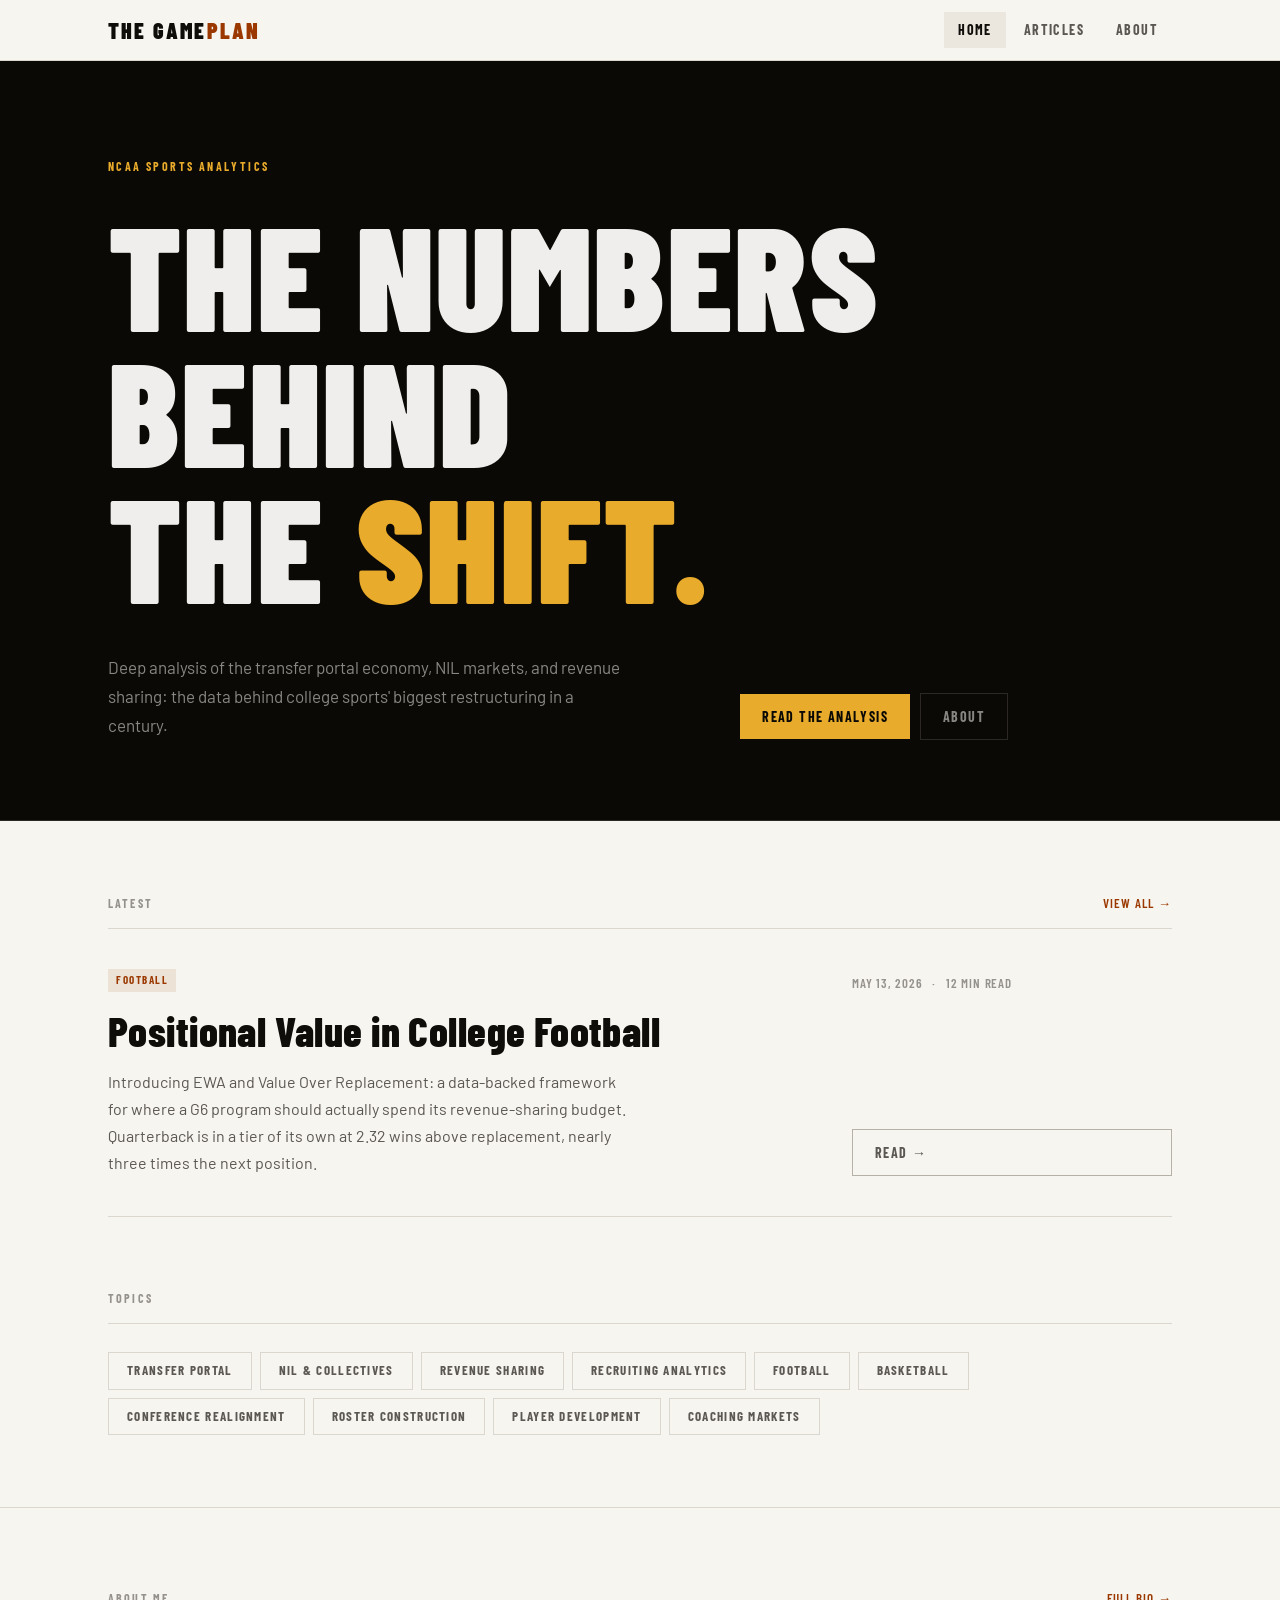
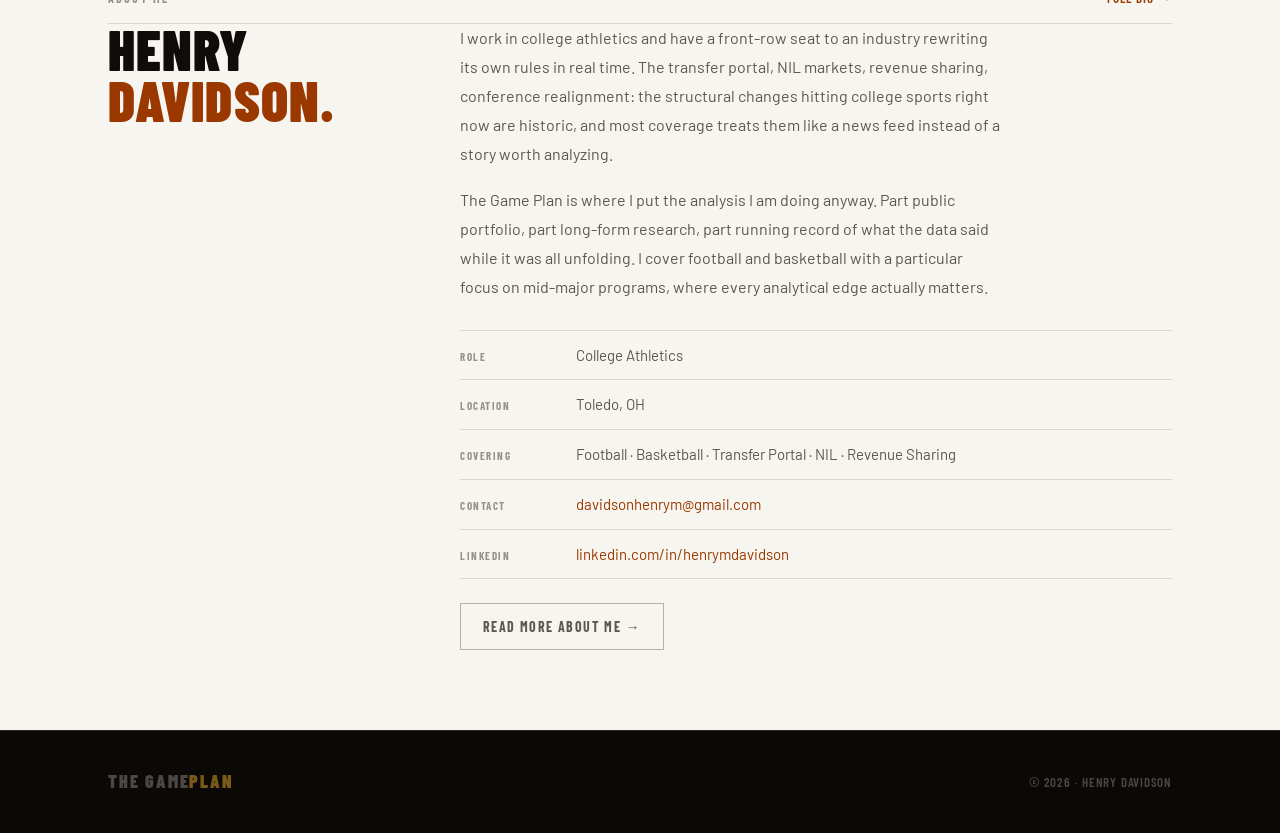
<file: index.html>
<!DOCTYPE html>
<html lang="en">
<head>
  <meta charset="UTF-8" />
  <meta name="viewport" content="width=device-width, initial-scale=1.0" />
  <title>The Game Plan | NCAA Sports Analytics</title>
  <meta name="description" content="Deep dives into the changing NCAA landscape: analytics, economics, and strategy." />
  <link rel="stylesheet" href="assets/style.css" />
</head>
<body>

  <!-- ─── Header ──────────────────────────────────── -->
  <header>
    <div class="container">
      <div class="header-inner">
        <a href="index.html" class="logo">The Game<em>plan</em></a>
        <button class="menu-toggle" aria-label="Toggle menu">
          <span></span><span></span><span></span>
        </button>
        <nav>
          <a href="index.html" class="active">Home</a>
          <a href="articles.html">Articles</a>
          <a href="about.html">About</a>
        </nav>
      </div>
    </div>
  </header>

  <!-- ─── Hero ────────────────────────────────────── -->
  <section class="hero">
    <div class="container">
      <p class="hero-eyebrow">NCAA Sports Analytics</p>
      <h1 class="hero-headline">
        The Numbers<br>
        Behind<br>
        The <em>Shift.</em>
      </h1>
      <div class="hero-foot">
        <p class="hero-sub">Deep analysis of the transfer portal economy, NIL markets, and revenue sharing: the data behind college sports' biggest restructuring in a century.</p>
        <div class="hero-actions">
          <a href="articles.html" class="btn btn-primary">Read the Analysis</a>
          <a href="about.html" class="btn btn-ghost">About</a>
        </div>
      </div>
    </div>
  </section>

  <!-- ─── Latest Articles ──────────────────────────── -->
  <section class="articles-section">
    <div class="container">

      <div class="section-header">
        <span class="section-title">Latest</span>
        <a href="articles.html" class="section-link">View all →</a>
      </div>

      <!-- Lead article -->
      <article class="article-lead">
        <div class="article-lead-main">
          <span class="card-tag">Football</span>
          <h2 class="lead-title">
            <a href="articles/positional-value-college-football.html">
              Positional Value in College Football
            </a>
          </h2>
          <p class="lead-excerpt">Introducing EWA and Value Over Replacement: a data-backed framework for where a G6 program should actually spend its revenue-sharing budget. Quarterback is in a tier of its own at 2.32 wins above replacement, nearly three times the next position.</p>
        </div>
        <div class="article-lead-side">
          <div class="card-meta">
            <span>May 13, 2026</span>
            <span>12 min read</span>
          </div>
          <a href="articles/positional-value-college-football.html" class="btn btn-ghost" style="margin-top: auto;">Read →</a>
        </div>
      </article>

    </div>
  </section>

  <!-- ─── Topics ───────────────────────────────────── -->
  <section class="topics-section">
    <div class="container">
      <div class="section-header">
        <span class="section-title">Topics</span>
      </div>
      <div class="topics-grid">
        <a href="#" class="topic-pill">Transfer Portal</a>
        <a href="#" class="topic-pill">NIL &amp; Collectives</a>
        <a href="#" class="topic-pill">Revenue Sharing</a>
        <a href="#" class="topic-pill">Recruiting Analytics</a>
        <a href="#" class="topic-pill">Football</a>
        <a href="#" class="topic-pill">Basketball</a>
        <a href="#" class="topic-pill">Conference Realignment</a>
        <a href="#" class="topic-pill">Roster Construction</a>
        <a href="#" class="topic-pill">Player Development</a>
        <a href="#" class="topic-pill">Coaching Markets</a>
      </div>
    </div>
  </section>

  <!-- ─── About Me ────────────────────────────────── -->
  <section class="about-section">
    <div class="container">

      <div class="section-header">
        <span class="section-title">About Me</span>
        <a href="about.html" class="section-link">Full bio →</a>
      </div>

      <div class="about-inner">

        <div class="about-label">Henry<em>Davidson.</em></div>

        <div class="about-body">
          <p>I work in college athletics and have a front-row seat to an industry rewriting its own rules in real time. The transfer portal, NIL markets, revenue sharing, conference realignment: the structural changes hitting college sports right now are historic, and most coverage treats them like a news feed instead of a story worth analyzing.</p>
          <p>The Game Plan is where I put the analysis I am doing anyway. Part public portfolio, part long-form research, part running record of what the data said while it was all unfolding. I cover football and basketball with a particular focus on mid-major programs, where every analytical edge actually matters.</p>

          <div class="about-details">
            <div class="about-detail">
              <span class="about-detail-label">Role</span>
              <span class="about-detail-value">College Athletics</span>
            </div>
            <div class="about-detail">
              <span class="about-detail-label">Location</span>
              <span class="about-detail-value">Toledo, OH</span>
            </div>
            <div class="about-detail">
              <span class="about-detail-label">Covering</span>
              <span class="about-detail-value">Football · Basketball · Transfer Portal · NIL · Revenue Sharing</span>
            </div>
            <div class="about-detail">
              <span class="about-detail-label">Contact</span>
              <span class="about-detail-value"><a href="mailto:davidsonhenrym@gmail.com">davidsonhenrym@gmail.com</a></span>
            </div>
            <div class="about-detail">
              <span class="about-detail-label">LinkedIn</span>
              <span class="about-detail-value"><a href="https://www.linkedin.com/in/henrymdavidson/" target="_blank" rel="noopener">linkedin.com/in/henrymdavidson</a></span>
            </div>
          </div>

          <a href="about.html" class="btn btn-ghost" style="margin-top: 24px;">Read more about me →</a>
        </div>

      </div>
    </div>
  </section>

  <!-- ─── Footer ───────────────────────────────────── -->
  <footer>
    <div class="container">
      <div class="footer-inner">
        <span class="footer-logo">The Game<em>plan</em></span>
        <span class="footer-copy">© 2026 · Henry Davidson</span>
      </div>
    </div>
  </footer>

  <script src="assets/main.js"></script>
</body>
</html>
</file>
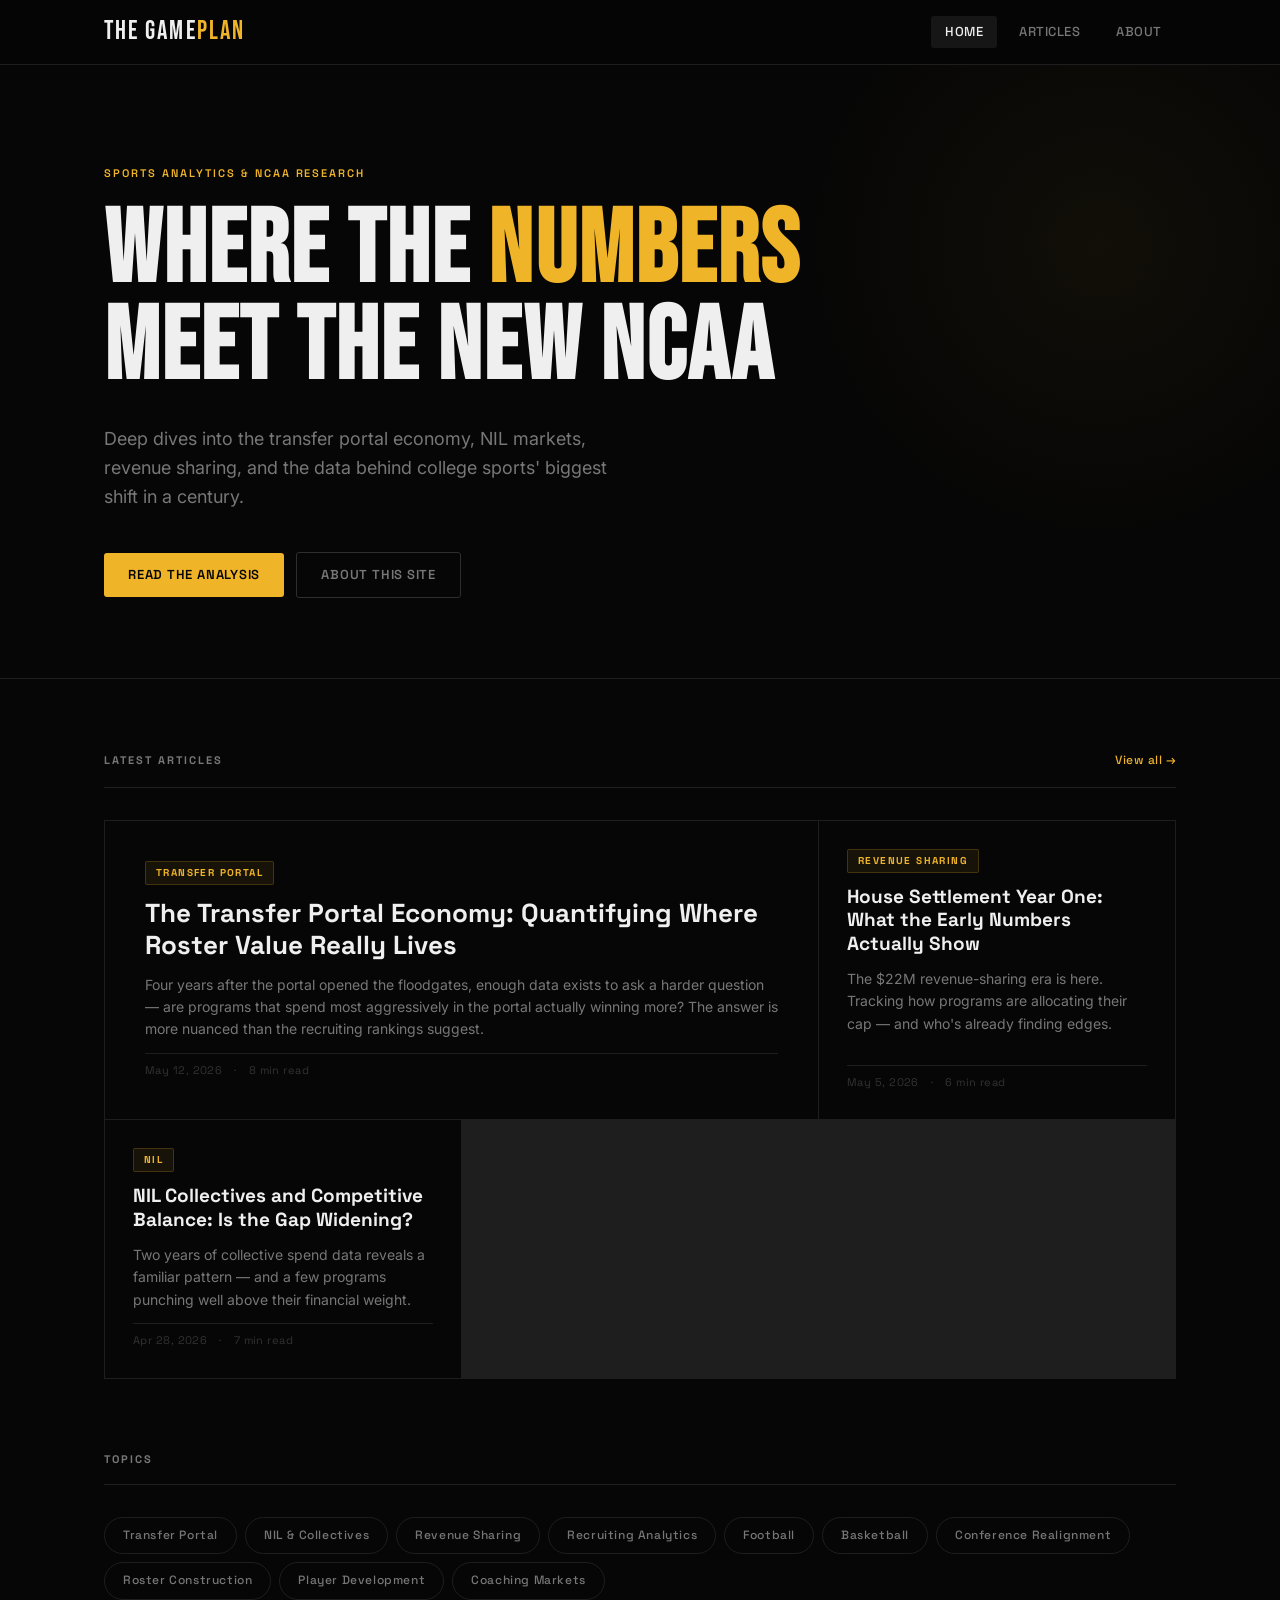
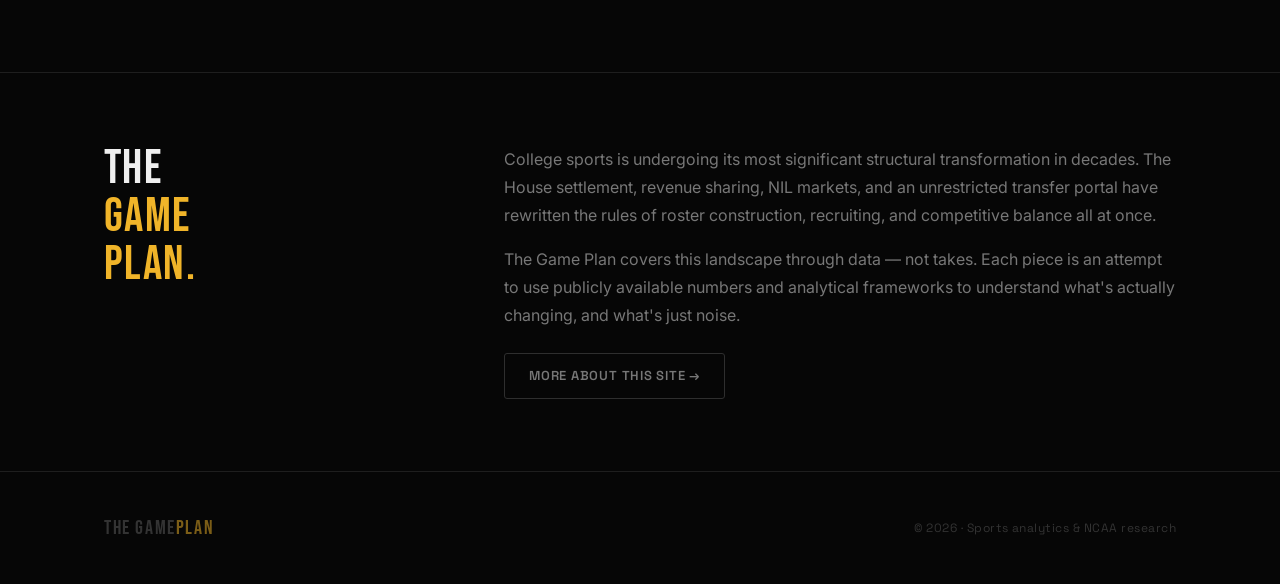
<file: thegameplan/index.html>
<!DOCTYPE html>
<html lang="en">
<head>
  <meta charset="UTF-8" />
  <meta name="viewport" content="width=device-width, initial-scale=1.0" />
  <title>The Game Plan — NCAA Sports Analytics</title>
  <meta name="description" content="Deep dives into the changing NCAA landscape — analytics, economics, and strategy." />
  <link rel="stylesheet" href="assets/style.css" />
</head>
<body>

  <!-- ─── Header ──────────────────────────────────── -->
  <header>
    <div class="container">
      <div class="header-inner">
        <a href="index.html" class="logo">THE GAME<span>PLAN</span></a>
        <button class="menu-toggle" aria-label="Toggle menu">
          <span></span><span></span><span></span>
        </button>
        <nav>
          <a href="index.html" class="active">Home</a>
          <a href="articles.html">Articles</a>
          <a href="about.html">About</a>
        </nav>
      </div>
    </div>
  </header>

  <!-- ─── Hero ────────────────────────────────────── -->
  <section class="hero">
    <div class="container">
      <p class="hero-eyebrow">Sports Analytics &amp; NCAA Research</p>
      <h1>Where the <em>Numbers</em><br>Meet the New NCAA</h1>
      <p class="hero-sub">Deep dives into the transfer portal economy, NIL markets, revenue sharing, and the data behind college sports' biggest shift in a century.</p>
      <div class="hero-actions">
        <a href="articles.html" class="btn btn-primary">Read the Analysis</a>
        <a href="about.html" class="btn btn-secondary">About this site</a>
      </div>
    </div>
  </section>

  <!-- ─── Latest Articles ──────────────────────────── -->
  <section class="articles-section">
    <div class="container">
      <div class="section-header">
        <span class="section-title">Latest Articles</span>
        <a href="articles.html" class="section-link">View all →</a>
      </div>

      <div class="articles-grid">

        <!-- Featured Article -->
        <article class="article-card featured">
          <span class="card-tag">Transfer Portal</span>
          <h2 class="card-title">
            <a href="articles/transfer-portal-economy.html">
              The Transfer Portal Economy: Quantifying Where Roster Value Really Lives
            </a>
          </h2>
          <p class="card-excerpt">Four years after the portal opened the floodgates, enough data exists to ask a harder question — are programs that spend most aggressively in the portal actually winning more? The answer is more nuanced than the recruiting rankings suggest.</p>
          <div class="card-meta">
            <span>May 12, 2026</span>
            <span>8 min read</span>
          </div>
        </article>

        <!-- Article 2 -->
        <article class="article-card">
          <span class="card-tag">Revenue Sharing</span>
          <h2 class="card-title">
            <a href="articles/revenue-sharing-year-one.html">
              House Settlement Year One: What the Early Numbers Actually Show
            </a>
          </h2>
          <p class="card-excerpt">The $22M revenue-sharing era is here. Tracking how programs are allocating their cap — and who's already finding edges.</p>
          <div class="card-meta">
            <span>May 5, 2026</span>
            <span>6 min read</span>
          </div>
        </article>

        <!-- Article 3 -->
        <article class="article-card">
          <span class="card-tag">NIL</span>
          <h2 class="card-title">
            <a href="articles/nil-collectives-competitive-balance.html">
              NIL Collectives and Competitive Balance: Is the Gap Widening?
            </a>
          </h2>
          <p class="card-excerpt">Two years of collective spend data reveals a familiar pattern — and a few programs punching well above their financial weight.</p>
          <div class="card-meta">
            <span>Apr 28, 2026</span>
            <span>7 min read</span>
          </div>
        </article>

      </div>
    </div>
  </section>

  <!-- ─── Topics ───────────────────────────────────── -->
  <section class="topics-section">
    <div class="container">
      <div class="section-header">
        <span class="section-title">Topics</span>
      </div>
      <div class="topics-grid">
        <a href="#" class="topic-pill">Transfer Portal</a>
        <a href="#" class="topic-pill">NIL &amp; Collectives</a>
        <a href="#" class="topic-pill">Revenue Sharing</a>
        <a href="#" class="topic-pill">Recruiting Analytics</a>
        <a href="#" class="topic-pill">Football</a>
        <a href="#" class="topic-pill">Basketball</a>
        <a href="#" class="topic-pill">Conference Realignment</a>
        <a href="#" class="topic-pill">Roster Construction</a>
        <a href="#" class="topic-pill">Player Development</a>
        <a href="#" class="topic-pill">Coaching Markets</a>
      </div>
    </div>
  </section>

  <!-- ─── About Strip ──────────────────────────────── -->
  <section class="about-section">
    <div class="container">
      <div class="about-inner">
        <div class="about-label">The<span>Game<br>Plan.</span></div>
        <div class="about-body">
          <p>College sports is undergoing its most significant structural transformation in decades. The House settlement, revenue sharing, NIL markets, and an unrestricted transfer portal have rewritten the rules of roster construction, recruiting, and competitive balance all at once.</p>
          <p>The Game Plan covers this landscape through data — not takes. Each piece is an attempt to use publicly available numbers and analytical frameworks to understand what's actually changing, and what's just noise.</p>
          <a href="about.html" class="btn btn-secondary" style="margin-top: 8px;">More about this site →</a>
        </div>
      </div>
    </div>
  </section>

  <!-- ─── Footer ───────────────────────────────────── -->
  <footer>
    <div class="container">
      <div class="footer-inner">
        <span class="footer-logo">THE GAME<span>PLAN</span></span>
        <span class="footer-copy">© 2026 · Sports analytics &amp; NCAA research</span>
      </div>
    </div>
  </footer>

  <script src="assets/main.js"></script>
</body>
</html>
</file>
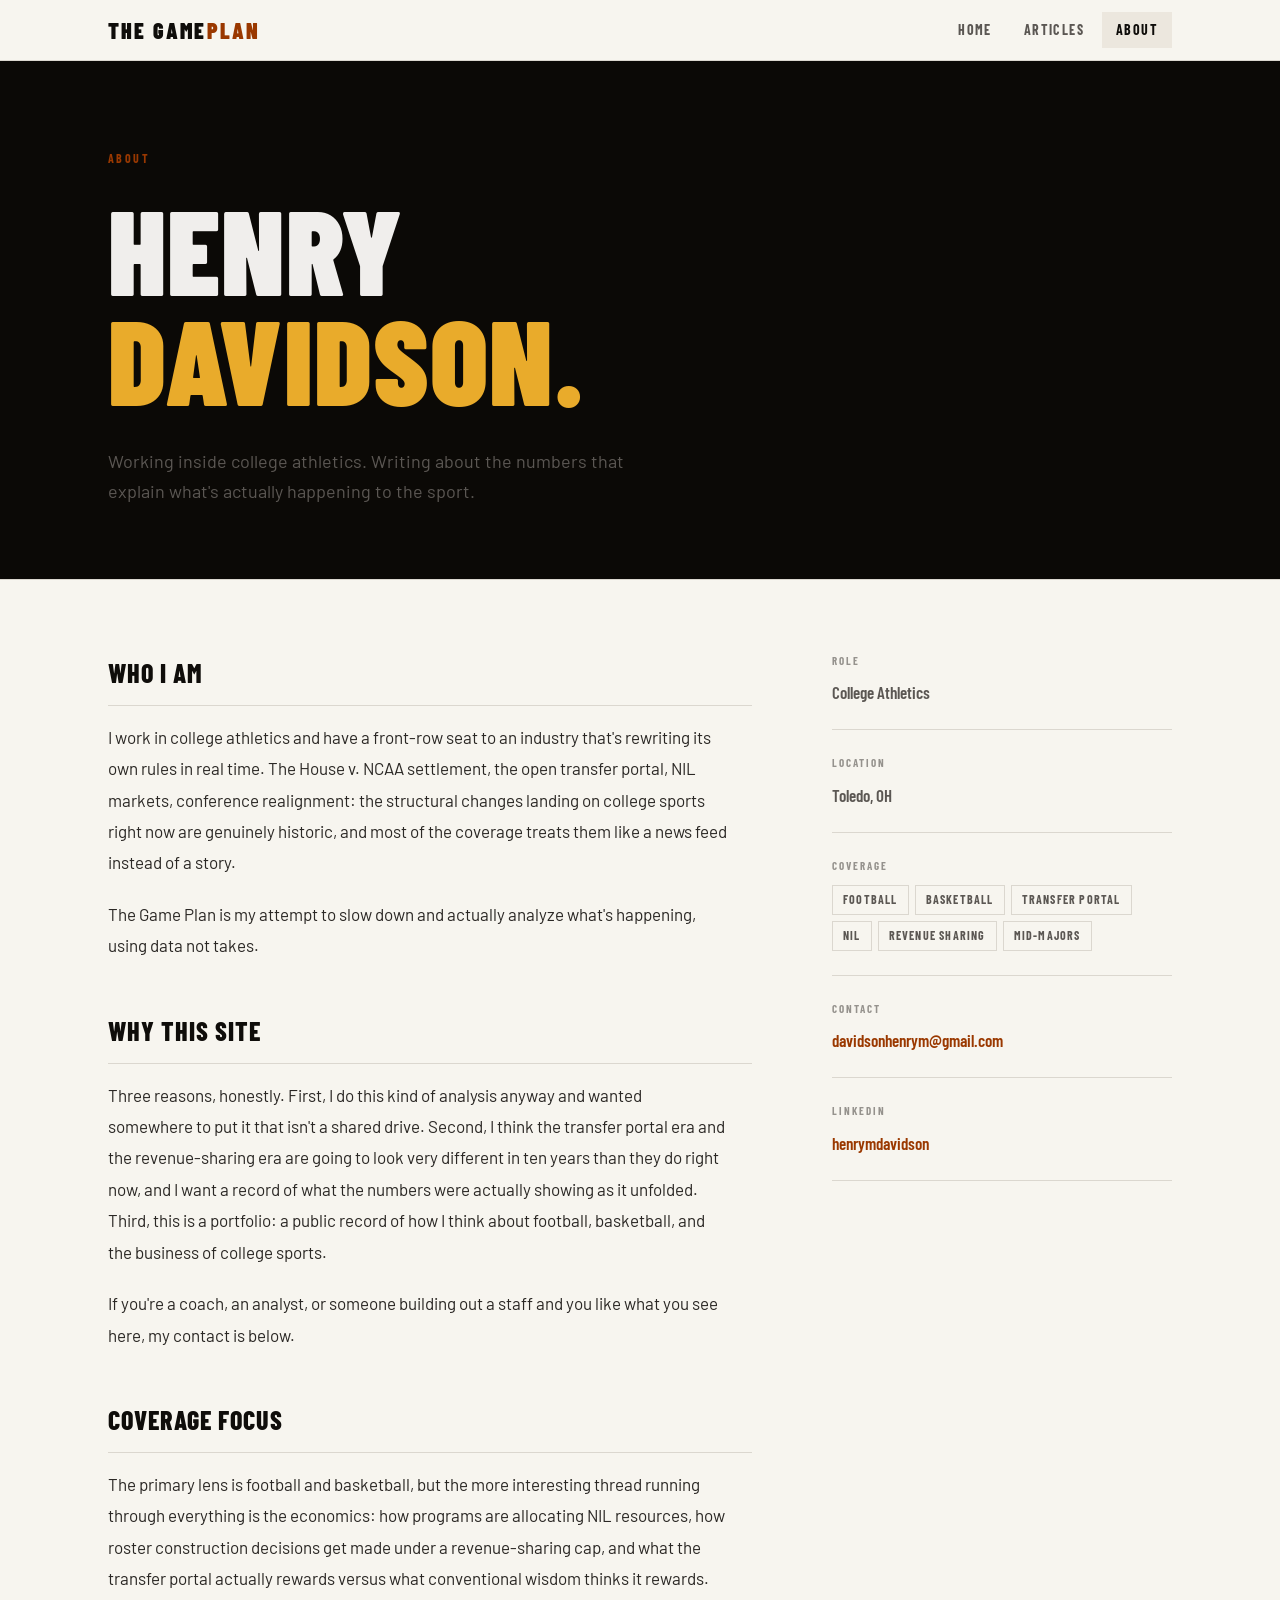
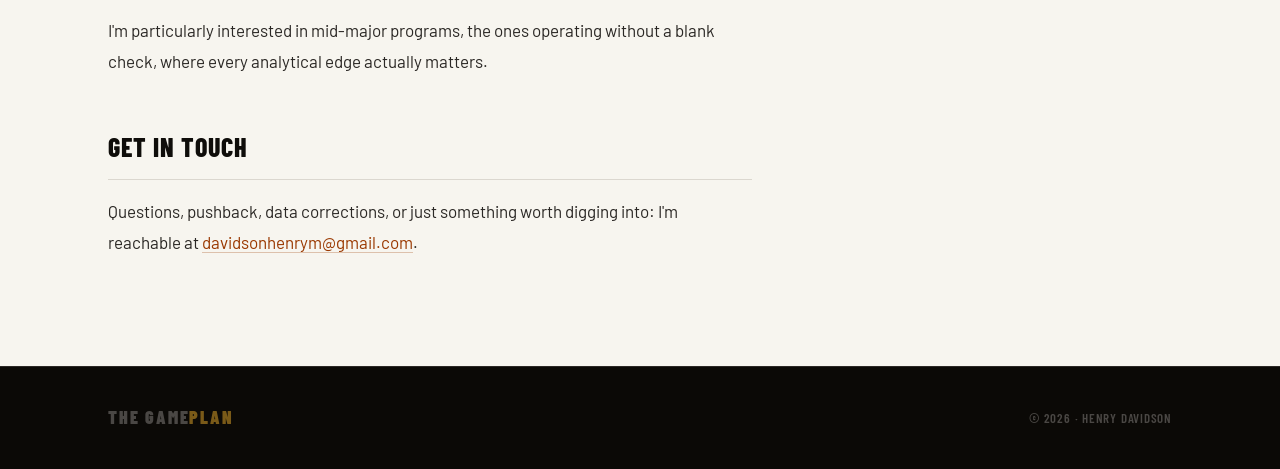
<file: about.html>
<!DOCTYPE html>
<html lang="en">
<head>
  <meta charset="UTF-8" />
  <meta name="viewport" content="width=device-width, initial-scale=1.0" />
  <title>About | The Game Plan</title>
  <meta name="description" content="Henry Davidson, sports analyst inside college athletics, writing about the NCAA's transformation through data." />
  <link rel="stylesheet" href="assets/style.css" />
  <style>
    /* About-page specific styles */
    .about-page-hero {
      padding: 88px 0 72px;
      border-bottom: 1px solid var(--border);
    }
    .about-page-hero .eyebrow {
      font-family: 'Barlow Condensed', sans-serif;
      font-size: 12px;
      font-weight: 700;
      letter-spacing: 0.2em;
      text-transform: uppercase;
      color: var(--accent);
      margin-bottom: 24px;
    }
    .about-name {
      font-family: 'Barlow Condensed', sans-serif;
      font-weight: 900;
      font-size: clamp(56px, 10vw, 120px);
      line-height: 0.92;
      letter-spacing: 0.01em;
      text-transform: uppercase;
      color: var(--dark-text);
      margin-bottom: 32px;
    }
    .about-name em {
      font-style: normal;
      color: var(--dark-accent);
      display: block;
    }
    .about-tagline {
      font-size: 18px;
      color: var(--text-muted);
      max-width: 54ch;
      line-height: 1.7;
    }

    .about-content {
      display: grid;
      grid-template-columns: 1fr 340px;
      gap: 80px;
      align-items: start;
      padding: 72px 0 88px;
    }

    .about-prose h2 {
      font-family: 'Barlow Condensed', sans-serif;
      font-weight: 800;
      font-size: 26px;
      letter-spacing: 0.04em;
      text-transform: uppercase;
      color: var(--text);
      margin: 48px 0 16px;
      padding-bottom: 10px;
      border-bottom: 1px solid var(--border);
    }
    .about-prose h2:first-child { margin-top: 0; }

    .about-prose p {
      font-size: 17px;
      color: var(--text-body);
      line-height: 1.85;
      margin-bottom: 20px;
      max-width: 62ch;
    }

    /* Sidebar */
    .about-sidebar {
      display: flex;
      flex-direction: column;
      gap: 0;
      position: sticky;
      top: 88px;
    }
    .sidebar-block {
      padding: 24px 0;
      border-bottom: 1px solid var(--border);
    }
    .sidebar-block:first-child { padding-top: 0; }
    .sidebar-label {
      font-family: 'Barlow Condensed', sans-serif;
      font-size: 11px;
      font-weight: 700;
      letter-spacing: 0.18em;
      text-transform: uppercase;
      color: var(--text-dim);
      margin-bottom: 10px;
    }
    .sidebar-value {
      font-family: 'Barlow Condensed', sans-serif;
      font-size: 17px;
      font-weight: 600;
      color: var(--text-muted);
      line-height: 1.5;
    }
    .sidebar-tags {
      display: flex;
      flex-wrap: wrap;
      gap: 6px;
      margin-top: 4px;
    }
    .sidebar-tag {
      font-family: 'Barlow Condensed', sans-serif;
      font-size: 12px;
      font-weight: 700;
      letter-spacing: 0.1em;
      text-transform: uppercase;
      color: var(--text-muted);
      border: 1px solid var(--border);
      padding: 4px 10px;
    }

    @media (max-width: 800px) {
      .about-content { grid-template-columns: 1fr; gap: 48px; }
      .about-sidebar { position: static; }
    }
  </style>
</head>
<body>

  <!-- ─── Header ──────────────────────────────────── -->
  <header>
    <div class="container">
      <div class="header-inner">
        <a href="index.html" class="logo">The Game<em>plan</em></a>
        <button class="menu-toggle" aria-label="Toggle menu">
          <span></span><span></span><span></span>
        </button>
        <nav>
          <a href="index.html">Home</a>
          <a href="articles.html">Articles</a>
          <a href="about.html" class="active">About</a>
        </nav>
      </div>
    </div>
  </header>

  <!-- ─── Hero ─────────────────────────────────────── -->
  <section class="about-page-hero">
    <div class="container">
      <p class="eyebrow">About</p>
      <h1 class="about-name">Henry<em>Davidson.</em></h1>
      <p class="about-tagline">Working inside college athletics. Writing about the numbers that explain what's actually happening to the sport.</p>
    </div>
  </section>

  <!-- ─── Content ──────────────────────────────────── -->
  <div class="container">
    <div class="about-content">

      <!-- Main prose -->
      <div class="about-prose">

        <h2>Who I am</h2>
        <p>I work in college athletics and have a front-row seat to an industry that's rewriting its own rules in real time. The House v. NCAA settlement, the open transfer portal, NIL markets, conference realignment: the structural changes landing on college sports right now are genuinely historic, and most of the coverage treats them like a news feed instead of a story.</p>
        <p>The Game Plan is my attempt to slow down and actually analyze what's happening, using data not takes.</p>

        <h2>Why this site</h2>
        <p>Three reasons, honestly. First, I do this kind of analysis anyway and wanted somewhere to put it that isn't a shared drive. Second, I think the transfer portal era and the revenue-sharing era are going to look very different in ten years than they do right now, and I want a record of what the numbers were actually showing as it unfolded. Third, this is a portfolio: a public record of how I think about football, basketball, and the business of college sports.</p>
        <p>If you're a coach, an analyst, or someone building out a staff and you like what you see here, my contact is below.</p>

        <h2>Coverage focus</h2>
        <p>The primary lens is football and basketball, but the more interesting thread running through everything is the economics: how programs are allocating NIL resources, how roster construction decisions get made under a revenue-sharing cap, and what the transfer portal actually rewards versus what conventional wisdom thinks it rewards.</p>
        <p>I'm particularly interested in mid-major programs, the ones operating without a blank check, where every analytical edge actually matters.</p>

        <h2>Get in touch</h2>
        <p>Questions, pushback, data corrections, or just something worth digging into: I'm reachable at <a href="mailto:davidsonhenrym@gmail.com" style="color: var(--accent); border-bottom: 1px solid var(--accent-line);">davidsonhenrym@gmail.com</a>.</p>

      </div>

      <!-- Sidebar -->
      <aside class="about-sidebar">
        <div class="sidebar-block">
          <p class="sidebar-label">Role</p>
          <p class="sidebar-value">College Athletics</p>
        </div>
        <div class="sidebar-block">
          <p class="sidebar-label">Location</p>
          <p class="sidebar-value">Toledo, OH</p>
        </div>
        <div class="sidebar-block">
          <p class="sidebar-label">Coverage</p>
          <div class="sidebar-tags">
            <span class="sidebar-tag">Football</span>
            <span class="sidebar-tag">Basketball</span>
            <span class="sidebar-tag">Transfer Portal</span>
            <span class="sidebar-tag">NIL</span>
            <span class="sidebar-tag">Revenue Sharing</span>
            <span class="sidebar-tag">Mid-Majors</span>
          </div>
        </div>
        <div class="sidebar-block">
          <p class="sidebar-label">Contact</p>
          <p class="sidebar-value">
            <a href="mailto:davidsonhenrym@gmail.com" style="color: var(--accent);">davidsonhenrym@gmail.com</a>
          </p>
        </div>
        <div class="sidebar-block">
          <p class="sidebar-label">LinkedIn</p>
          <p class="sidebar-value">
            <a href="https://www.linkedin.com/in/henrymdavidson/" target="_blank" rel="noopener" style="color: var(--accent);">henrymdavidson</a>
          </p>
        </div>
      </aside>

    </div>
  </div>

  <!-- ─── Footer ───────────────────────────────────── -->
  <footer>
    <div class="container">
      <div class="footer-inner">
        <span class="footer-logo">The Game<em>plan</em></span>
        <span class="footer-copy">© 2026 · Henry Davidson</span>
      </div>
    </div>
  </footer>

  <script src="assets/main.js"></script>
</body>
</html>
</file>
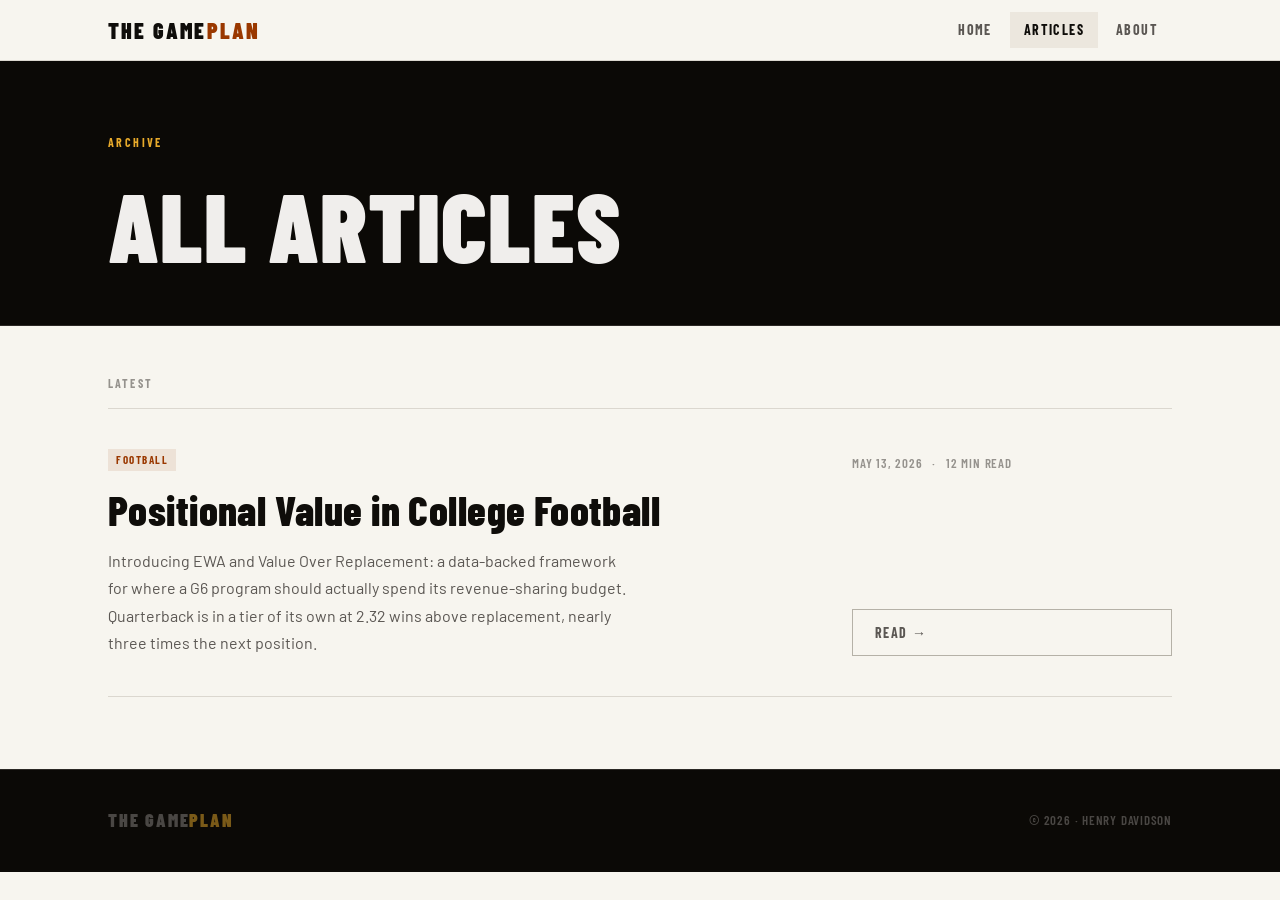
<file: articles.html>
<!DOCTYPE html>
<html lang="en">
<head>
  <meta charset="UTF-8" />
  <meta name="viewport" content="width=device-width, initial-scale=1.0" />
  <title>Articles | The Game Plan</title>
  <meta name="description" content="All articles from The Game Plan: sports analytics and NCAA research by Henry Davidson." />
  <link rel="stylesheet" href="assets/style.css" />
</head>
<body>

  <!-- ─── Header ──────────────────────────────────── -->
  <header>
    <div class="container">
      <div class="header-inner">
        <a href="index.html" class="logo">The Game<em>plan</em></a>
        <button class="menu-toggle" aria-label="Toggle menu">
          <span></span><span></span><span></span>
        </button>
        <nav>
          <a href="index.html">Home</a>
          <a href="articles.html" class="active">Articles</a>
          <a href="about.html">About</a>
        </nav>
      </div>
    </div>
  </header>

  <!-- ─── Page Header ─────────────────────────────── -->
  <section class="hero" style="padding: 72px 0 56px;">
    <div class="container">
      <p class="hero-eyebrow">Archive</p>
      <h1 class="hero-headline" style="font-size: clamp(52px, 8vw, 96px); margin-bottom: 0;">All Articles</h1>
    </div>
  </section>

  <!-- ─── Articles ─────────────────────────────────── -->
  <section class="articles-section" style="padding-top: 48px;">
    <div class="container">

      <div class="section-header">
        <span class="section-title">Latest</span>
      </div>

      <article class="article-lead">
        <div class="article-lead-main">
          <span class="card-tag">Football</span>
          <h2 class="lead-title">
            <a href="articles/positional-value-college-football.html">
              Positional Value in College Football
            </a>
          </h2>
          <p class="lead-excerpt">Introducing EWA and Value Over Replacement: a data-backed framework for where a G6 program should actually spend its revenue-sharing budget. Quarterback is in a tier of its own at 2.32 wins above replacement, nearly three times the next position.</p>
        </div>
        <div class="article-lead-side">
          <div class="card-meta">
            <span>May 13, 2026</span>
            <span>12 min read</span>
          </div>
          <a href="articles/positional-value-college-football.html" class="btn btn-ghost" style="margin-top: auto;">Read →</a>
        </div>
      </article>

    </div>
  </section>

  <!-- ─── Footer ───────────────────────────────────── -->
  <footer>
    <div class="container">
      <div class="footer-inner">
        <span class="footer-logo">The Game<em>plan</em></span>
        <span class="footer-copy">© 2026 · Henry Davidson</span>
      </div>
    </div>
  </footer>

  <script src="assets/main.js"></script>
</body>
</html>
</file>
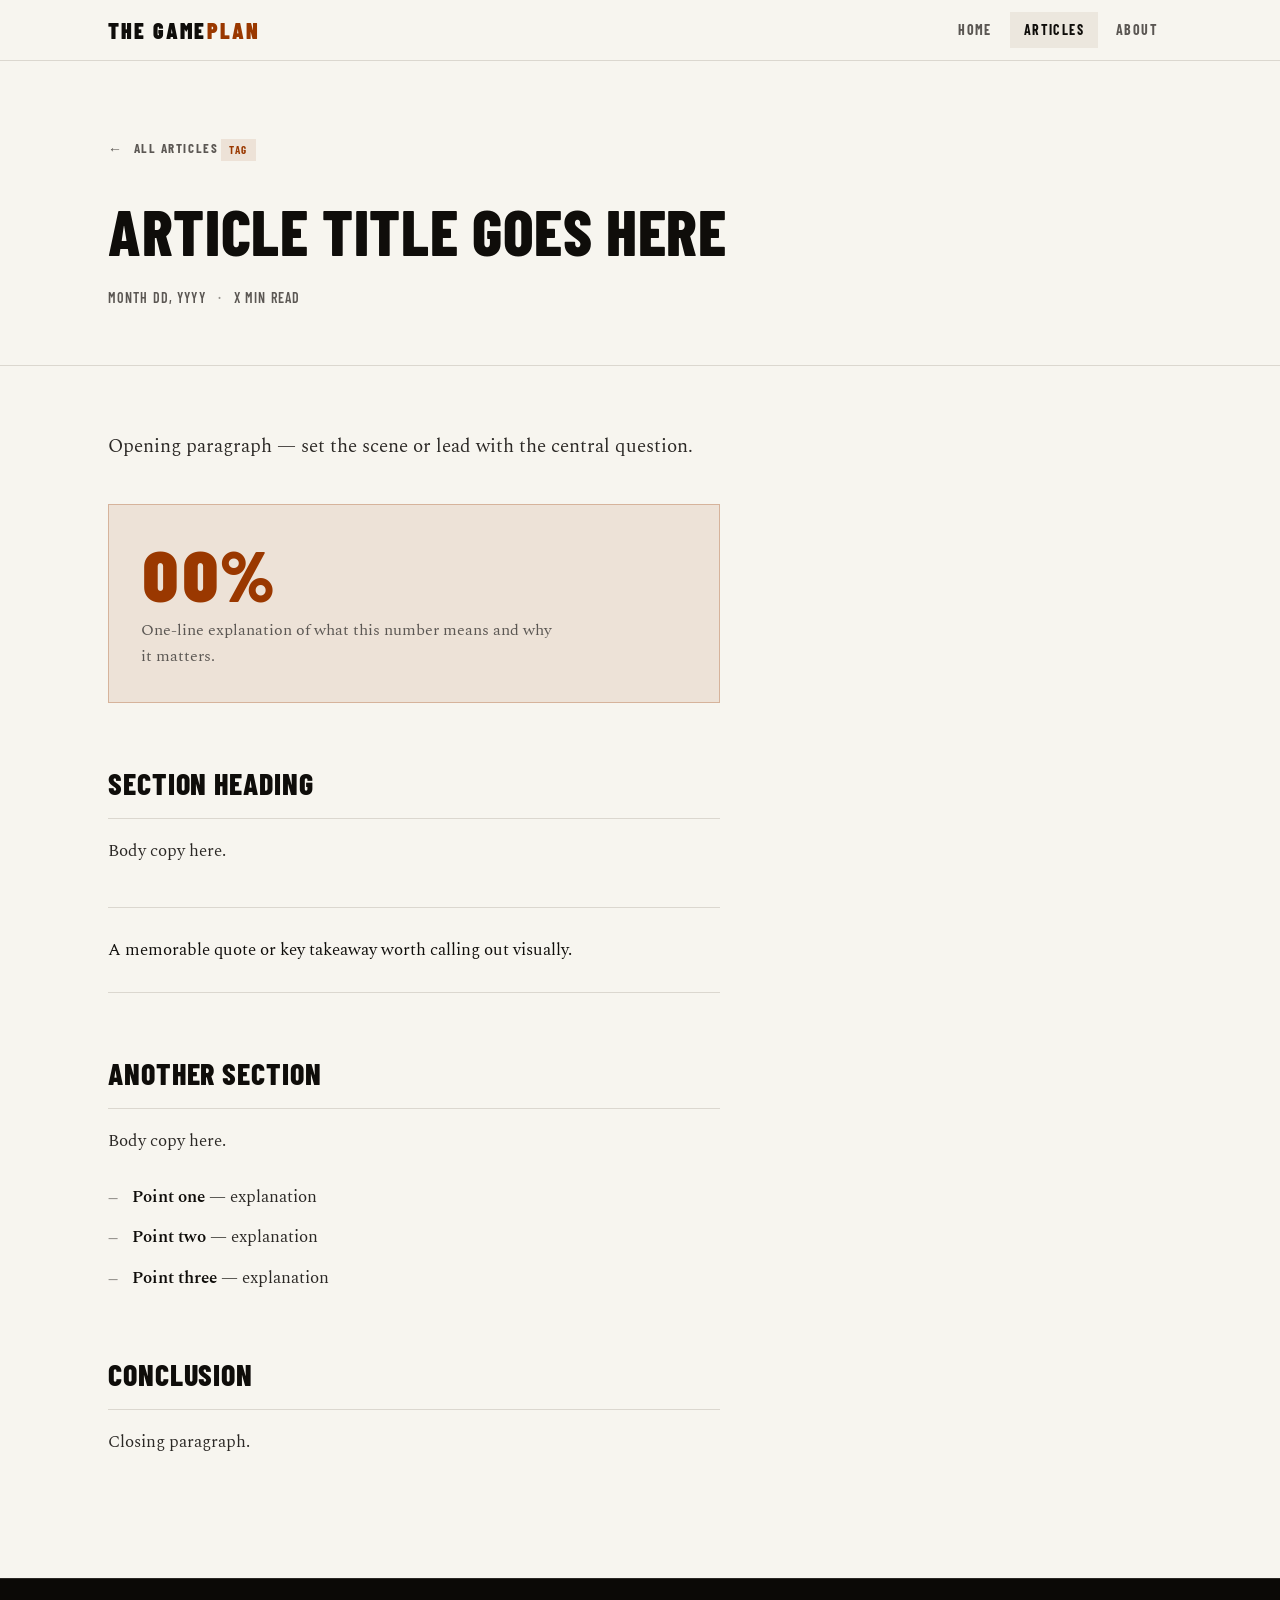
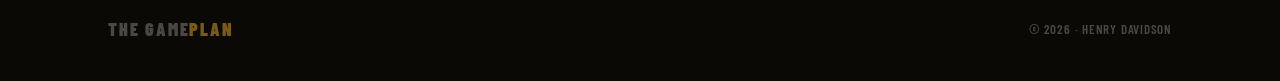
<file: articles/_template.html>
<!DOCTYPE html>
<html lang="en">
<head>
  <meta charset="UTF-8" />
  <meta name="viewport" content="width=device-width, initial-scale=1.0" />
  <title>ARTICLE TITLE — The Game Plan</title>
  <meta name="description" content="ARTICLE DESCRIPTION" />
  <link rel="stylesheet" href="../assets/style.css" />
</head>
<body>

  <div id="reading-progress" role="progressbar" aria-valuemin="0" aria-valuemax="100"></div>

  <!-- ─── Header ──────────────────────────────────── -->
  <header>
    <div class="container">
      <div class="header-inner">
        <a href="../index.html" class="logo">The Game<em>plan</em></a>
        <button class="menu-toggle" aria-label="Toggle menu">
          <span></span><span></span><span></span>
        </button>
        <nav>
          <a href="../index.html">Home</a>
          <a href="../articles.html" class="active">Articles</a>
          <a href="../about.html">About</a>
        </nav>
      </div>
    </div>
  </header>

  <!-- ─── Article Hero ────────────────────────────── -->
  <section class="article-hero">
    <div class="container">
      <a href="../articles.html" class="back-link">All Articles</a>
      <!-- Tag options: Transfer Portal / NIL / Revenue Sharing / Recruiting Analytics /
           Football / Basketball / Conference Realignment / Roster Construction -->
      <span class="card-tag">TAG</span>
      <h1 class="article-title">Article Title Goes Here</h1>
      <div class="article-meta">
        <span>Month DD, YYYY</span>
        <span class="divider">·</span>
        <span>X min read</span>
      </div>
    </div>
  </section>

  <!-- ─── Article Body ─────────────────────────────── -->
  <div class="container">
    <div class="article-body">

      <p>Opening paragraph — set the scene or lead with the central question.</p>

      <!-- Big stat callout — use sparingly for the headline number in a piece -->
      <div class="stat-callout">
        <div class="stat-number">00%</div>
        <div class="stat-label">One-line explanation of what this number means and why it matters.</div>
      </div>

      <h2>Section Heading</h2>

      <p>Body copy here.</p>

      <!-- Pull quote -->
      <blockquote>A memorable quote or key takeaway worth calling out visually.</blockquote>

      <h2>Another Section</h2>

      <p>Body copy here.</p>

      <ul>
        <li><strong>Point one</strong> — explanation</li>
        <li><strong>Point two</strong> — explanation</li>
        <li><strong>Point three</strong> — explanation</li>
      </ul>

      <h2>Conclusion</h2>

      <p>Closing paragraph.</p>

    </div>
  </div>

  <!-- ─── Footer ───────────────────────────────────── -->
  <footer>
    <div class="container">
      <div class="footer-inner">
        <span class="footer-logo">The Game<em>plan</em></span>
        <span class="footer-copy">© 2026 · Henry Davidson</span>
      </div>
    </div>
  </footer>

  <script src="../assets/main.js"></script>
</body>
</html>
</file>
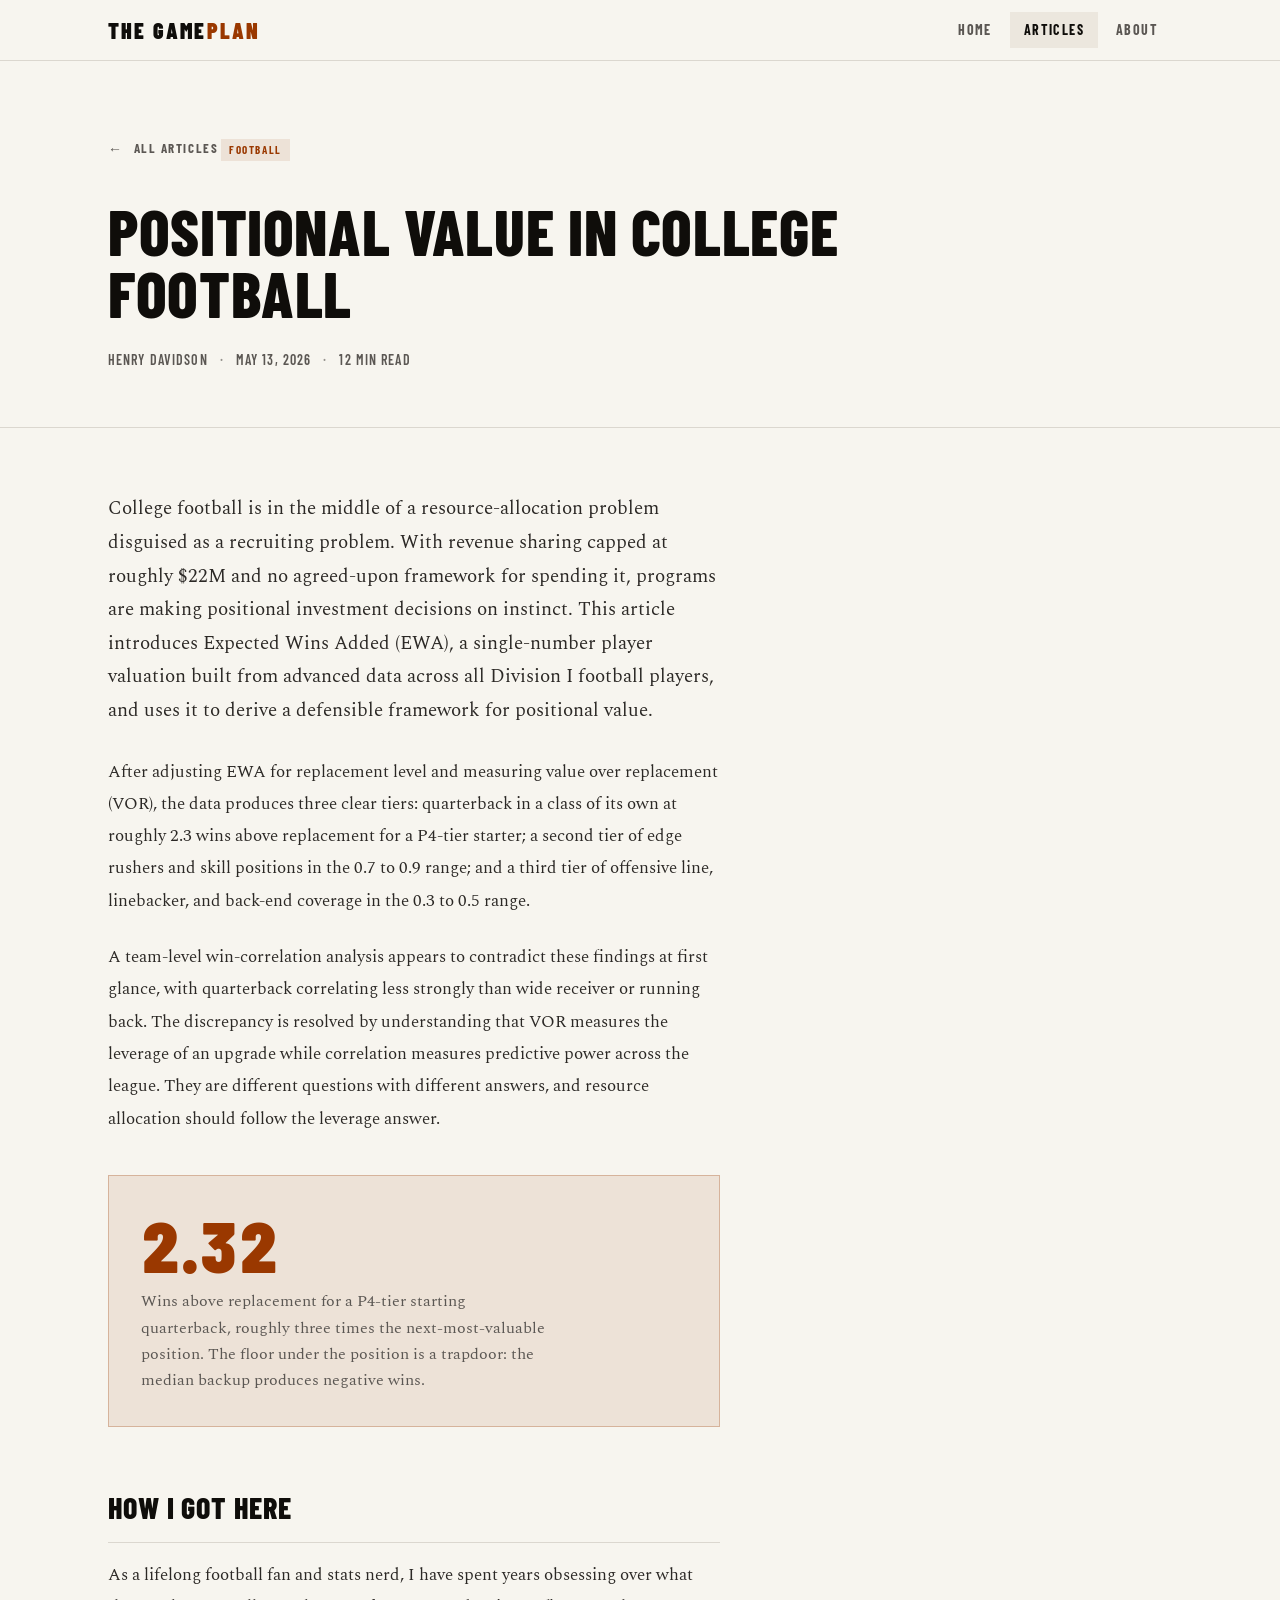
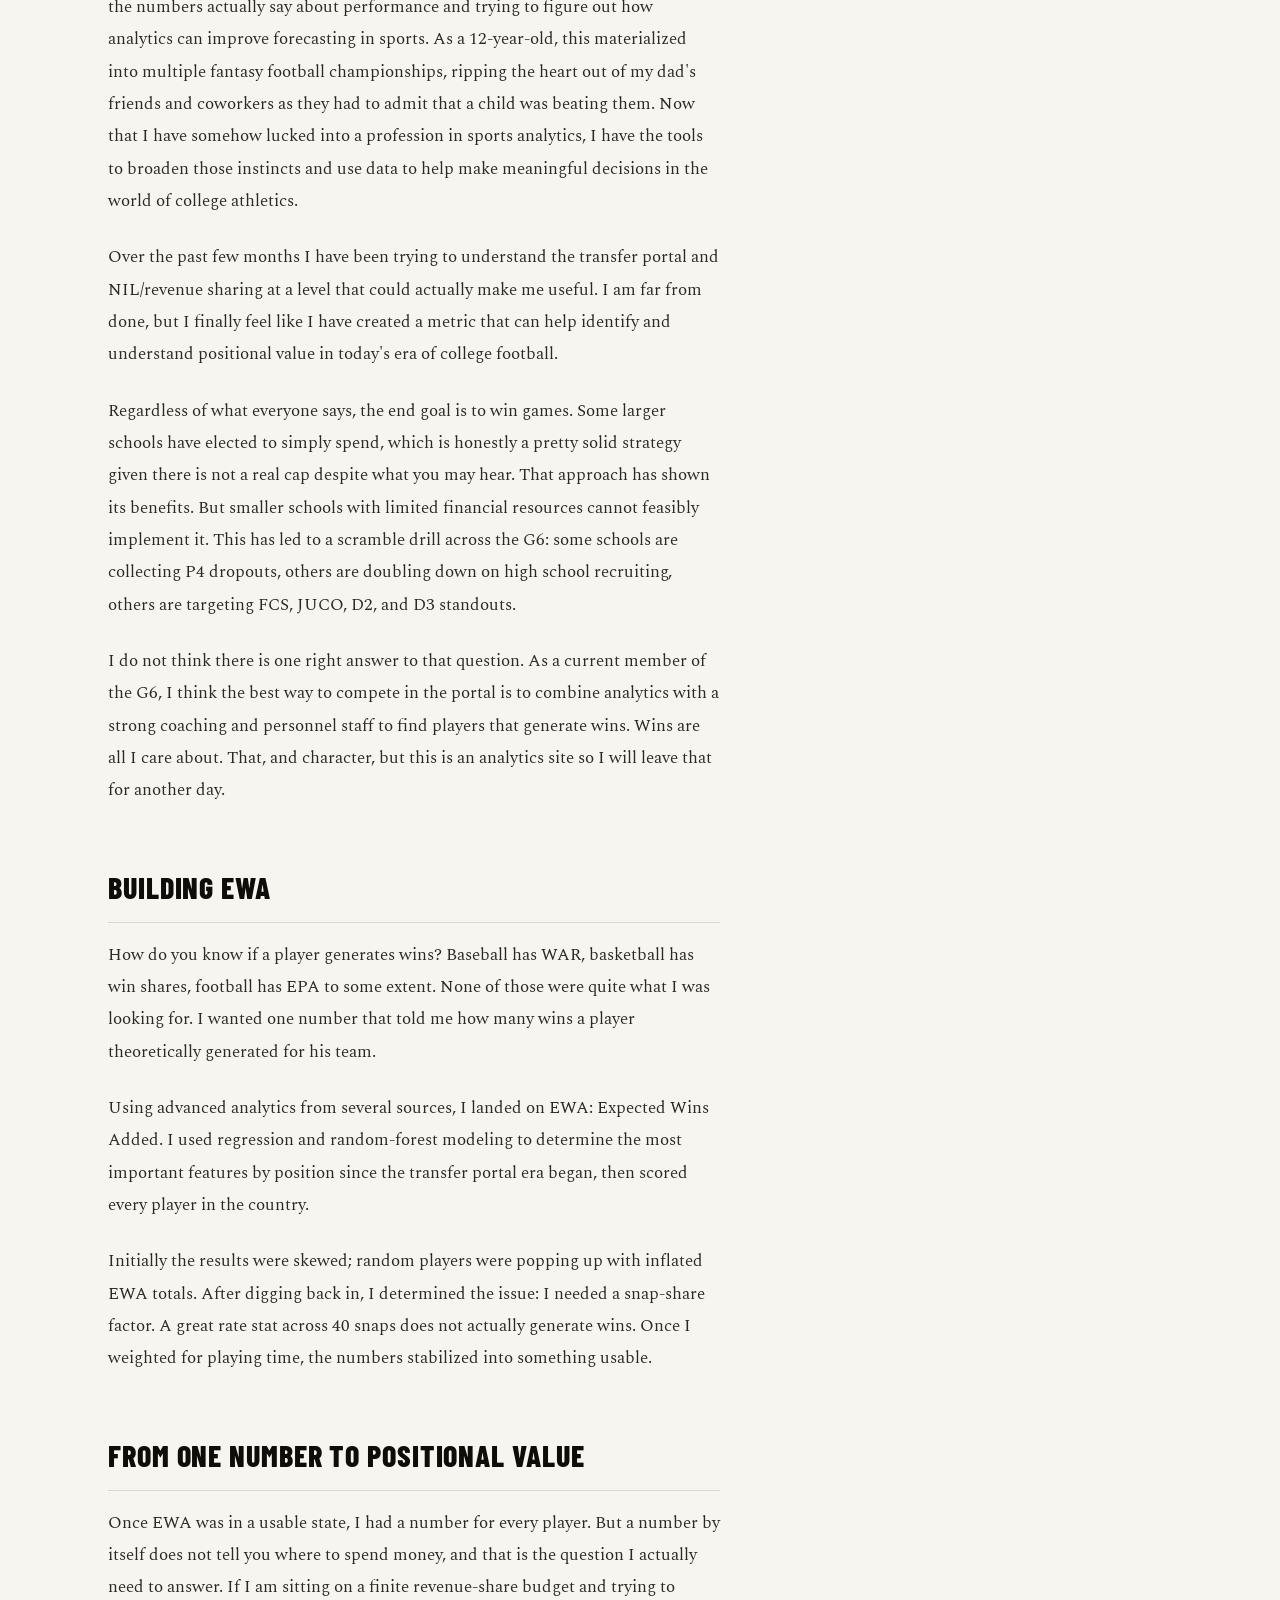
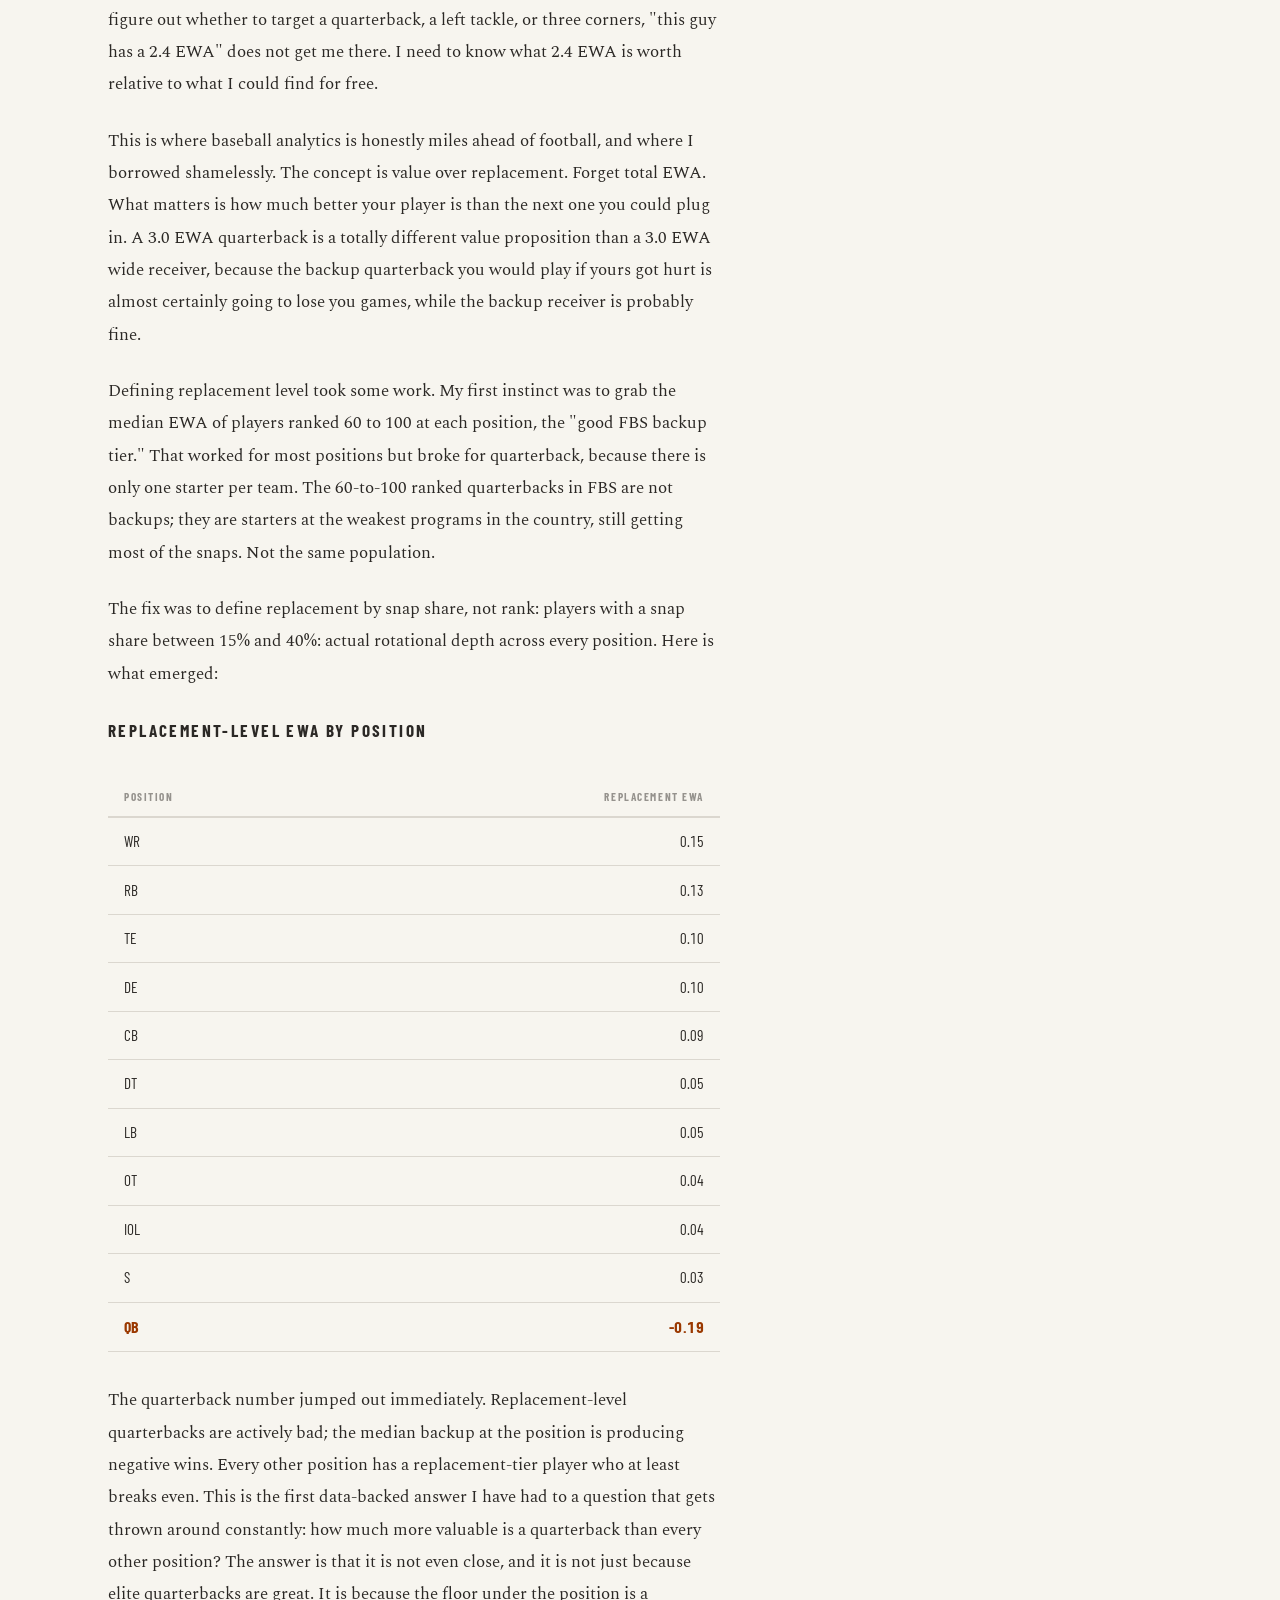
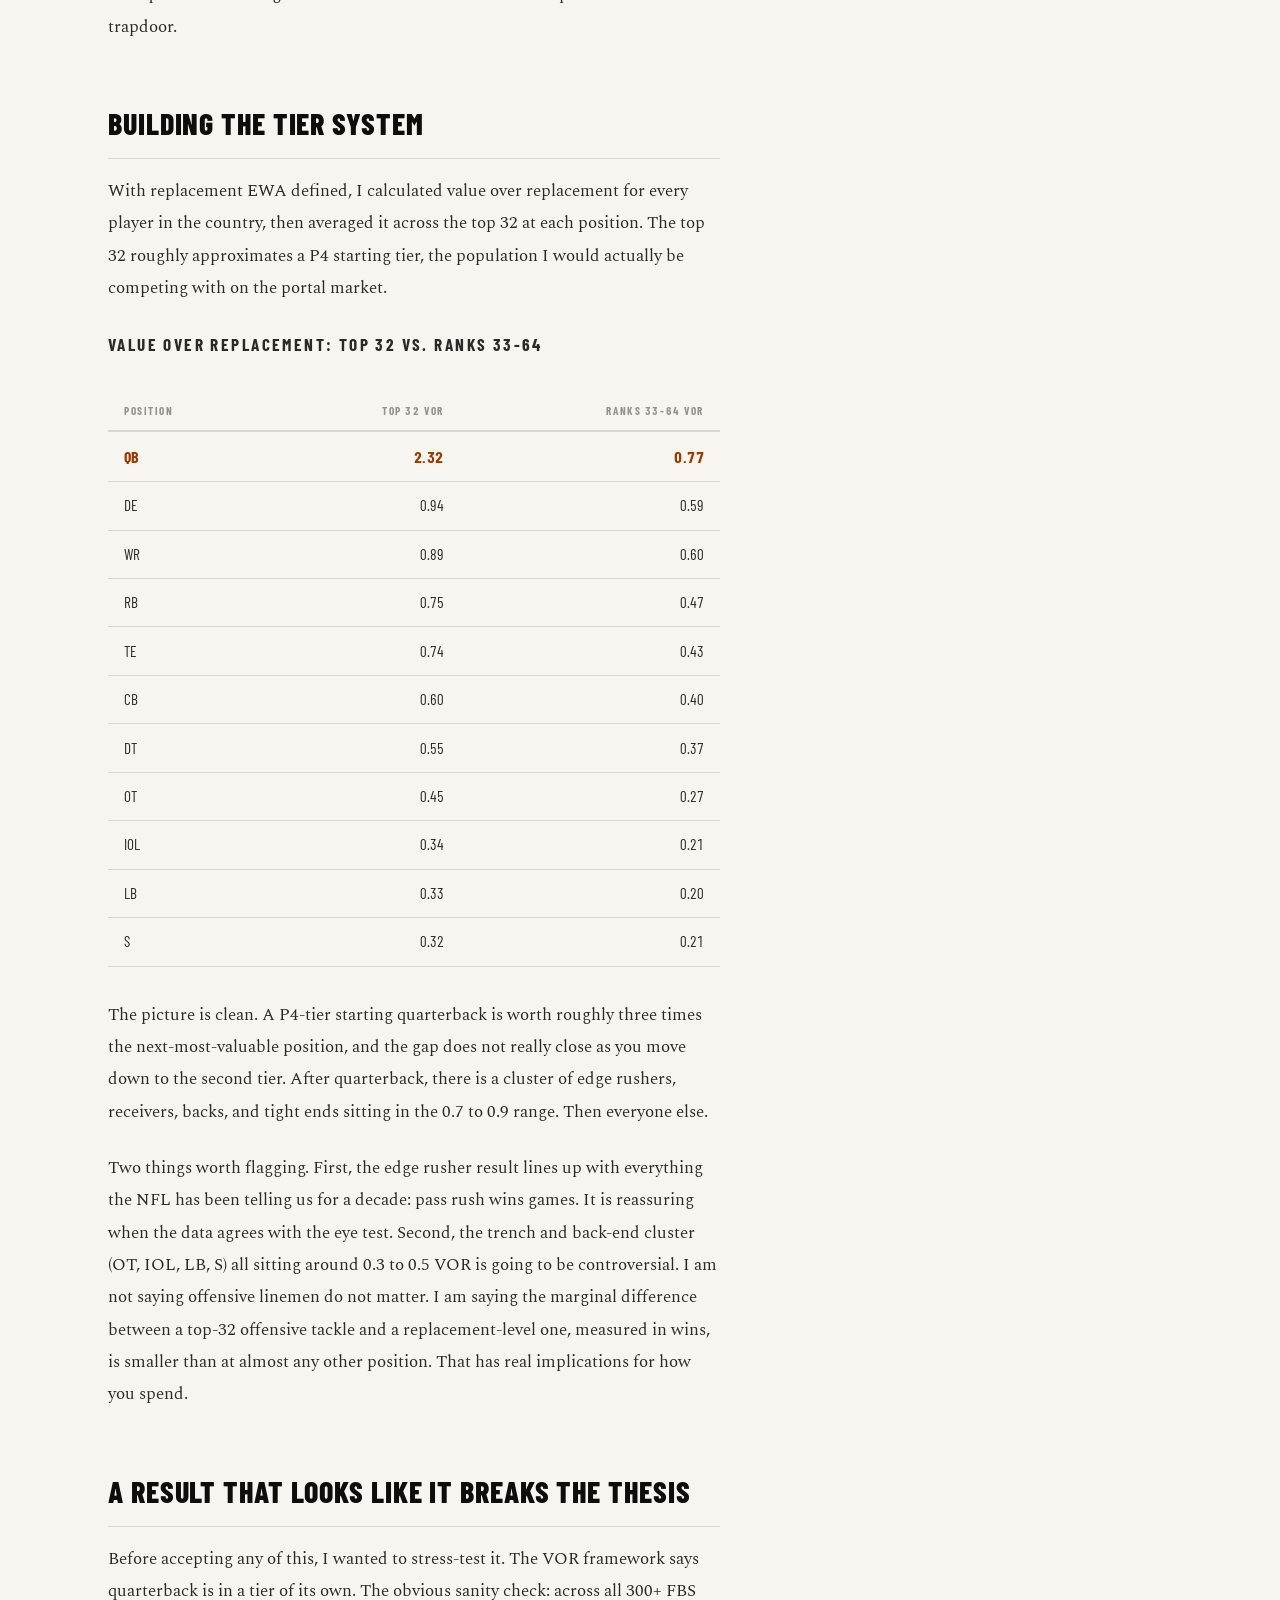
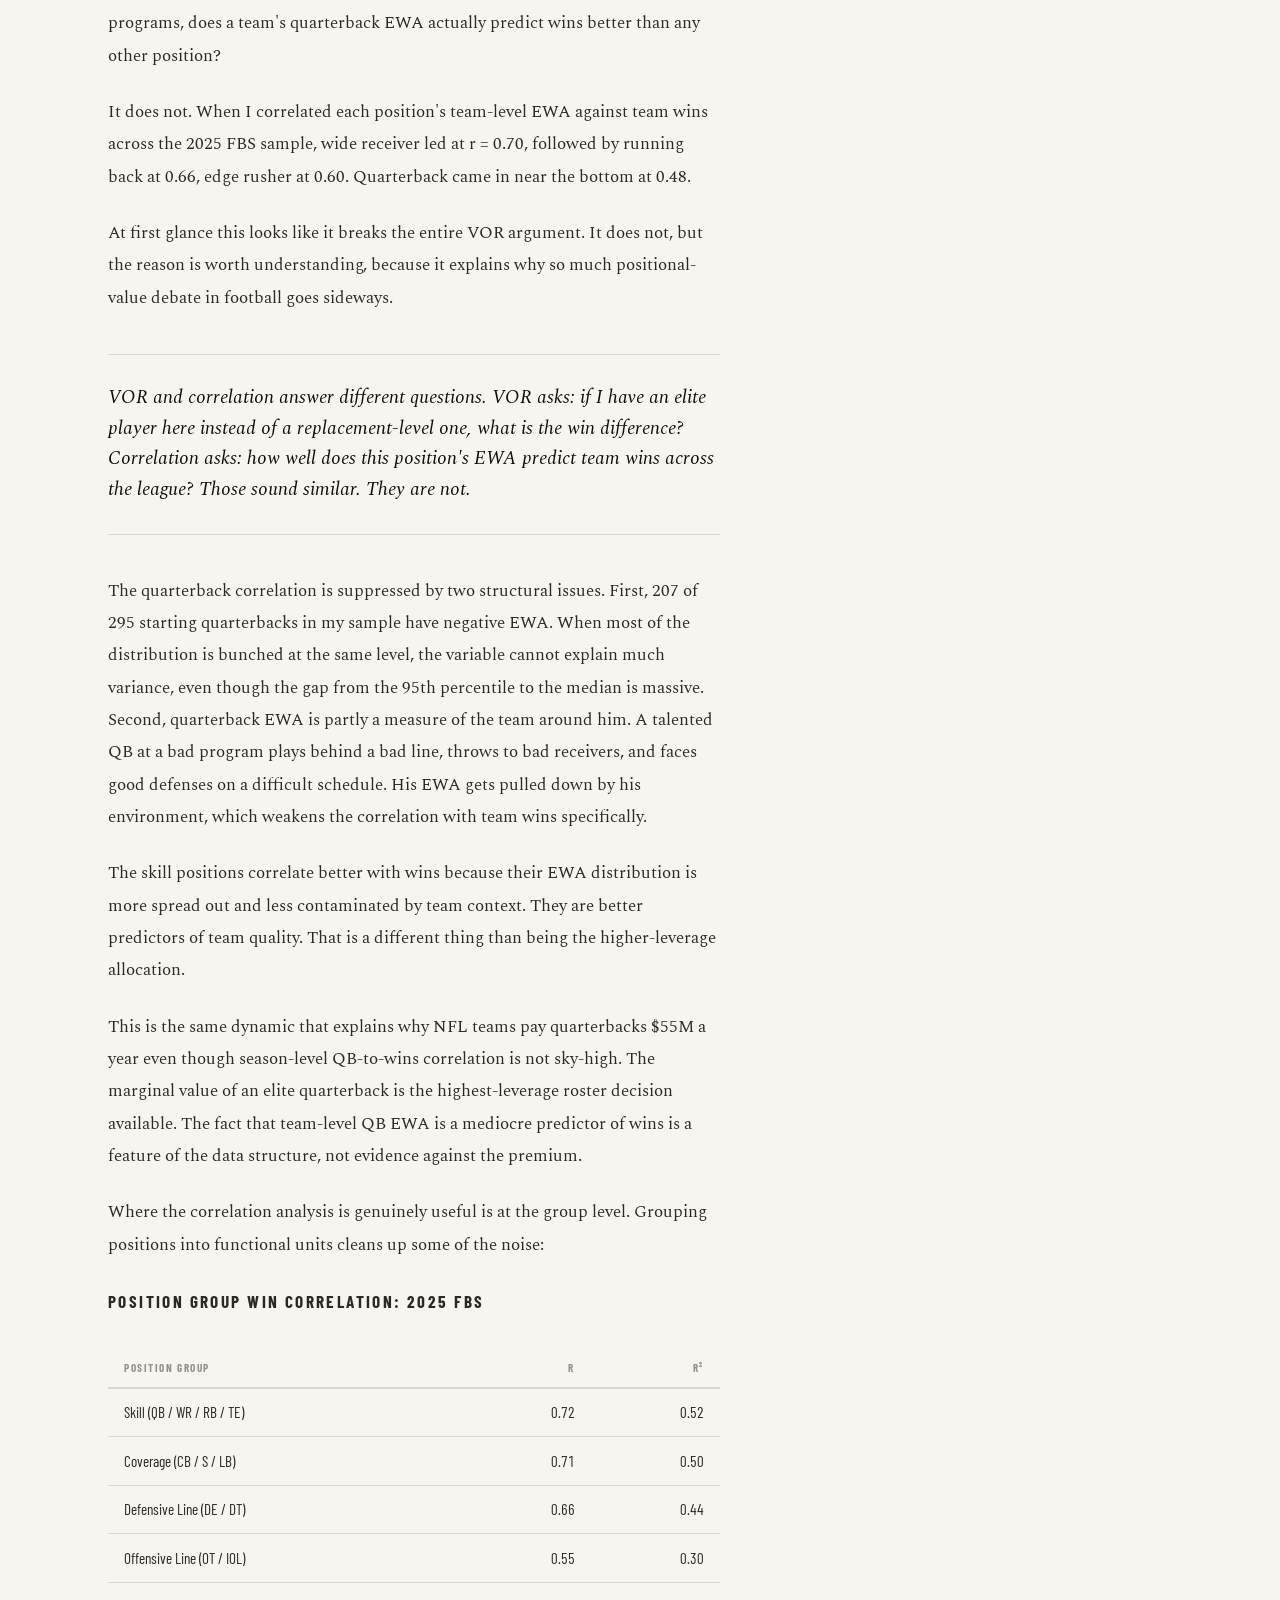
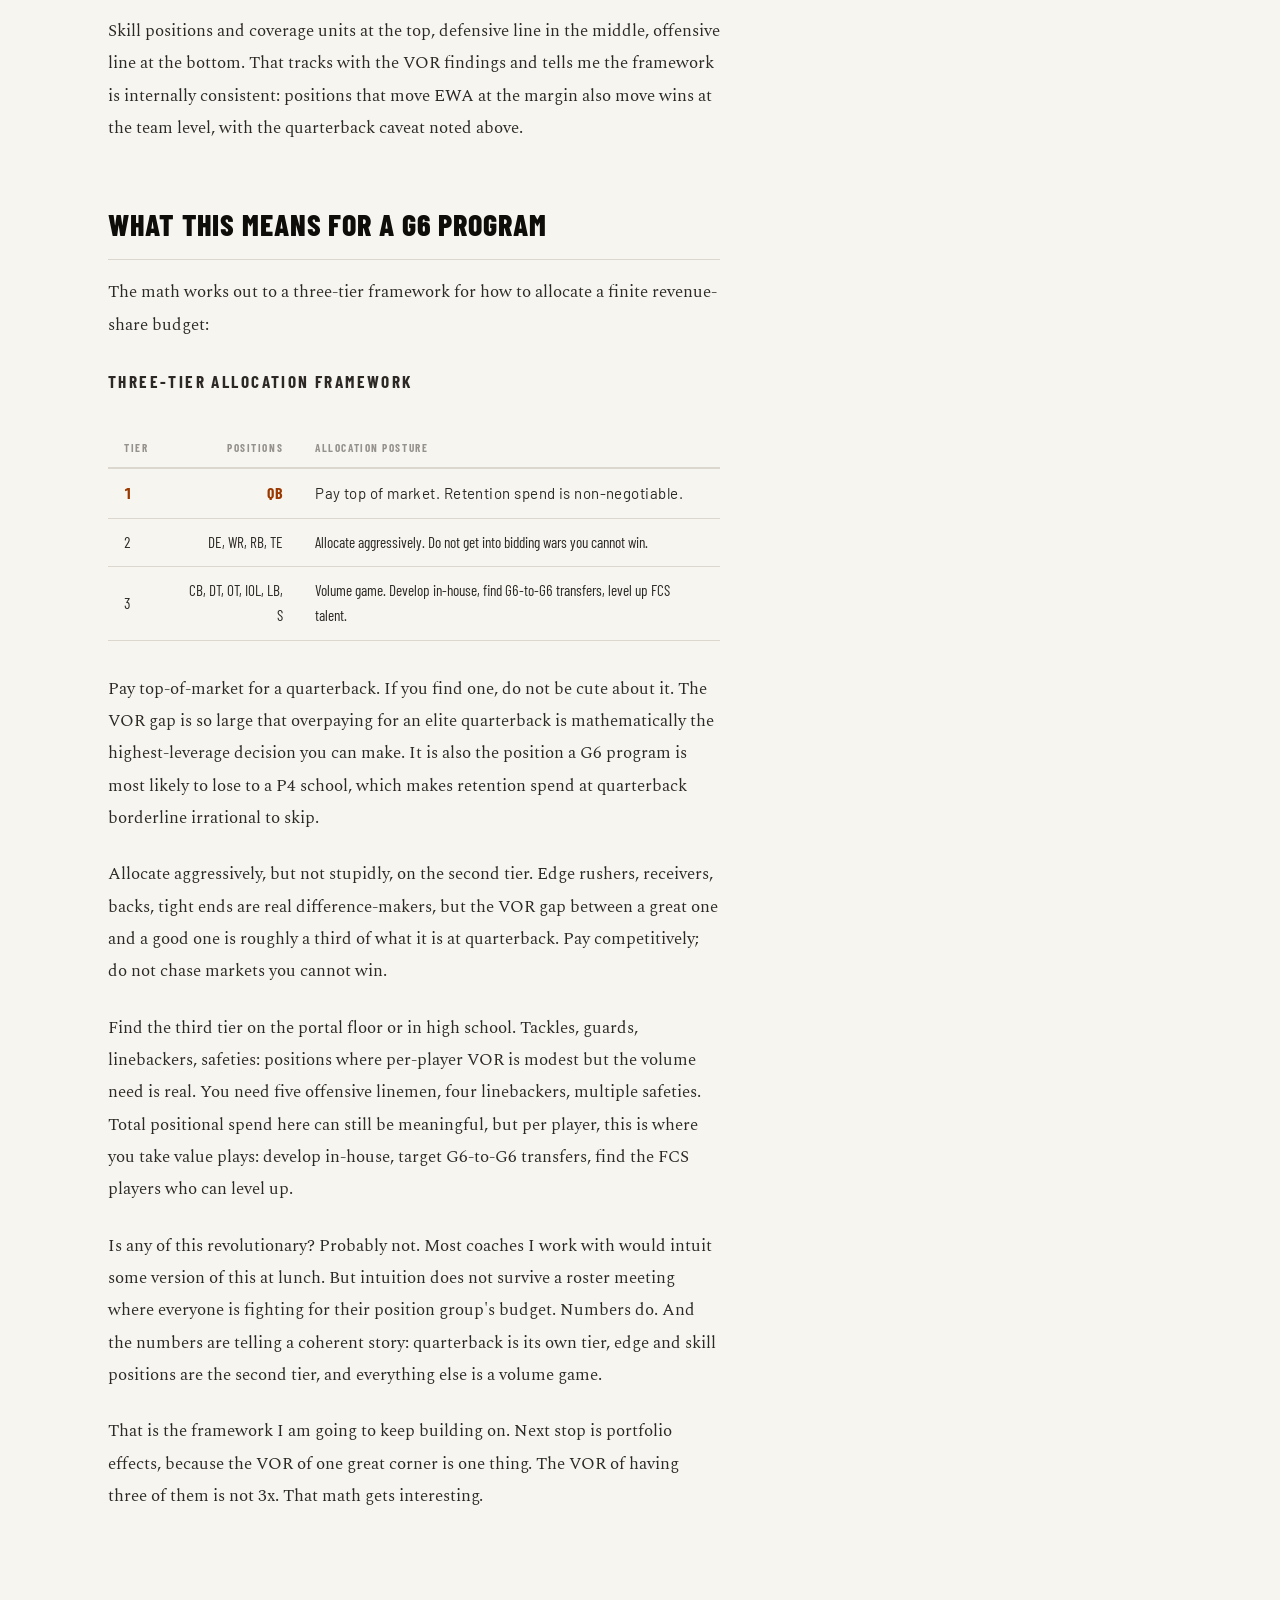
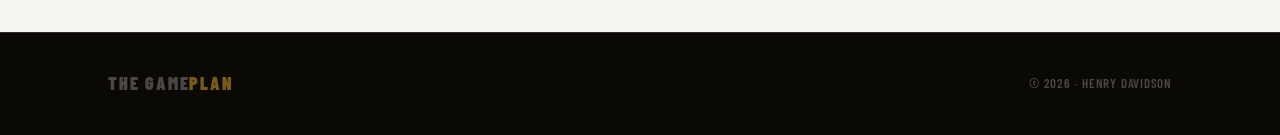
<file: articles/positional-value-college-football.html>
<!DOCTYPE html>
<html lang="en">
<head>
  <meta charset="UTF-8" />
  <meta name="viewport" content="width=device-width, initial-scale=1.0" />
  <title>Positional Value in College Football | The Game Plan</title>
  <meta name="description" content="Introducing EWA and Value Over Replacement: a data-backed framework for positional investment in the revenue-sharing era." />
  <link rel="stylesheet" href="../assets/style.css" />
</head>
<body>

  <div id="reading-progress" role="progressbar" aria-valuemin="0" aria-valuemax="100"></div>

  <!-- ─── Header ──────────────────────────────────── -->
  <header>
    <div class="container">
      <div class="header-inner">
        <a href="../index.html" class="logo">The Game<em>plan</em></a>
        <button class="menu-toggle" aria-label="Toggle menu">
          <span></span><span></span><span></span>
        </button>
        <nav>
          <a href="../index.html">Home</a>
          <a href="../articles.html" class="active">Articles</a>
          <a href="../about.html">About</a>
        </nav>
      </div>
    </div>
  </header>

  <!-- ─── Article Hero ────────────────────────────── -->
  <section class="article-hero">
    <div class="container">
      <a href="../articles.html" class="back-link">All Articles</a>
      <span class="card-tag">Football</span>
      <h1 class="article-title">Positional Value in College Football</h1>
      <div class="article-meta">
        <span>Henry Davidson</span>
        <span class="divider">·</span>
        <span>May 13, 2026</span>
        <span class="divider">·</span>
        <span>12 min read</span>
      </div>
    </div>
  </section>

  <!-- ─── Article Body ─────────────────────────────── -->
  <div class="container">
    <div class="article-body">

      <p>College football is in the middle of a resource-allocation problem disguised as a recruiting problem. With revenue sharing capped at roughly $22M and no agreed-upon framework for spending it, programs are making positional investment decisions on instinct. This article introduces Expected Wins Added (EWA), a single-number player valuation built from advanced data across all Division I football players, and uses it to derive a defensible framework for positional value.</p>

      <p>After adjusting EWA for replacement level and measuring value over replacement (VOR), the data produces three clear tiers: quarterback in a class of its own at roughly 2.3 wins above replacement for a P4-tier starter; a second tier of edge rushers and skill positions in the 0.7 to 0.9 range; and a third tier of offensive line, linebacker, and back-end coverage in the 0.3 to 0.5 range.</p>

      <p>A team-level win-correlation analysis appears to contradict these findings at first glance, with quarterback correlating less strongly than wide receiver or running back. The discrepancy is resolved by understanding that VOR measures the leverage of an upgrade while correlation measures predictive power across the league. They are different questions with different answers, and resource allocation should follow the leverage answer.</p>

      <div class="stat-callout">
        <div class="stat-number">2.32</div>
        <div class="stat-label">Wins above replacement for a P4-tier starting quarterback, roughly three times the next-most-valuable position. The floor under the position is a trapdoor: the median backup produces negative wins.</div>
      </div>

      <h2>How I Got Here</h2>

      <p>As a lifelong football fan and stats nerd, I have spent years obsessing over what the numbers actually say about performance and trying to figure out how analytics can improve forecasting in sports. As a 12-year-old, this materialized into multiple fantasy football championships, ripping the heart out of my dad's friends and coworkers as they had to admit that a child was beating them. Now that I have somehow lucked into a profession in sports analytics, I have the tools to broaden those instincts and use data to help make meaningful decisions in the world of college athletics.</p>

      <p>Over the past few months I have been trying to understand the transfer portal and NIL/revenue sharing at a level that could actually make me useful. I am far from done, but I finally feel like I have created a metric that can help identify and understand positional value in today's era of college football.</p>

      <p>Regardless of what everyone says, the end goal is to win games. Some larger schools have elected to simply spend, which is honestly a pretty solid strategy given there is not a real cap despite what you may hear. That approach has shown its benefits. But smaller schools with limited financial resources cannot feasibly implement it. This has led to a scramble drill across the G6: some schools are collecting P4 dropouts, others are doubling down on high school recruiting, others are targeting FCS, JUCO, D2, and D3 standouts.</p>

      <p>I do not think there is one right answer to that question. As a current member of the G6, I think the best way to compete in the portal is to combine analytics with a strong coaching and personnel staff to find players that generate wins. Wins are all I care about. That, and character, but this is an analytics site so I will leave that for another day.</p>

      <h2>Building EWA</h2>

      <p>How do you know if a player generates wins? Baseball has WAR, basketball has win shares, football has EPA to some extent. None of those were quite what I was looking for. I wanted one number that told me how many wins a player theoretically generated for his team.</p>

      <p>Using advanced analytics from several sources, I landed on EWA: Expected Wins Added. I used regression and random-forest modeling to determine the most important features by position since the transfer portal era began, then scored every player in the country.</p>

      <p>Initially the results were skewed; random players were popping up with inflated EWA totals. After digging back in, I determined the issue: I needed a snap-share factor. A great rate stat across 40 snaps does not actually generate wins. Once I weighted for playing time, the numbers stabilized into something usable.</p>

      <h2>From One Number to Positional Value</h2>

      <p>Once EWA was in a usable state, I had a number for every player. But a number by itself does not tell you where to spend money, and that is the question I actually need to answer. If I am sitting on a finite revenue-share budget and trying to figure out whether to target a quarterback, a left tackle, or three corners, "this guy has a 2.4 EWA" does not get me there. I need to know what 2.4 EWA is worth relative to what I could find for free.</p>

      <p>This is where baseball analytics is honestly miles ahead of football, and where I borrowed shamelessly. The concept is value over replacement. Forget total EWA. What matters is how much better your player is than the next one you could plug in. A 3.0 EWA quarterback is a totally different value proposition than a 3.0 EWA wide receiver, because the backup quarterback you would play if yours got hurt is almost certainly going to lose you games, while the backup receiver is probably fine.</p>

      <p>Defining replacement level took some work. My first instinct was to grab the median EWA of players ranked 60 to 100 at each position, the "good FBS backup tier." That worked for most positions but broke for quarterback, because there is only one starter per team. The 60-to-100 ranked quarterbacks in FBS are not backups; they are starters at the weakest programs in the country, still getting most of the snaps. Not the same population.</p>

      <p>The fix was to define replacement by snap share, not rank: players with a snap share between 15% and 40%: actual rotational depth across every position. Here is what emerged:</p>

      <p class="table-caption">Replacement-Level EWA by Position</p>
      <table>
        <thead>
          <tr>
            <th>Position</th>
            <th>Replacement EWA</th>
          </tr>
        </thead>
        <tbody>
          <tr><td>WR</td><td>0.15</td></tr>
          <tr><td>RB</td><td>0.13</td></tr>
          <tr><td>TE</td><td>0.10</td></tr>
          <tr><td>DE</td><td>0.10</td></tr>
          <tr><td>CB</td><td>0.09</td></tr>
          <tr><td>DT</td><td>0.05</td></tr>
          <tr><td>LB</td><td>0.05</td></tr>
          <tr><td>OT</td><td>0.04</td></tr>
          <tr><td>IOL</td><td>0.04</td></tr>
          <tr><td>S</td><td>0.03</td></tr>
          <tr class="highlight"><td>QB</td><td>-0.19</td></tr>
        </tbody>
      </table>

      <p>The quarterback number jumped out immediately. Replacement-level quarterbacks are actively bad; the median backup at the position is producing negative wins. Every other position has a replacement-tier player who at least breaks even. This is the first data-backed answer I have had to a question that gets thrown around constantly: how much more valuable is a quarterback than every other position? The answer is that it is not even close, and it is not just because elite quarterbacks are great. It is because the floor under the position is a trapdoor.</p>

      <h2>Building the Tier System</h2>

      <p>With replacement EWA defined, I calculated value over replacement for every player in the country, then averaged it across the top 32 at each position. The top 32 roughly approximates a P4 starting tier, the population I would actually be competing with on the portal market.</p>

      <p class="table-caption">Value Over Replacement: Top 32 vs. Ranks 33-64</p>
      <table>
        <thead>
          <tr>
            <th>Position</th>
            <th>Top 32 VOR</th>
            <th>Ranks 33-64 VOR</th>
          </tr>
        </thead>
        <tbody>
          <tr class="highlight"><td>QB</td><td>2.32</td><td>0.77</td></tr>
          <tr><td>DE</td><td>0.94</td><td>0.59</td></tr>
          <tr><td>WR</td><td>0.89</td><td>0.60</td></tr>
          <tr><td>RB</td><td>0.75</td><td>0.47</td></tr>
          <tr><td>TE</td><td>0.74</td><td>0.43</td></tr>
          <tr><td>CB</td><td>0.60</td><td>0.40</td></tr>
          <tr><td>DT</td><td>0.55</td><td>0.37</td></tr>
          <tr><td>OT</td><td>0.45</td><td>0.27</td></tr>
          <tr><td>IOL</td><td>0.34</td><td>0.21</td></tr>
          <tr><td>LB</td><td>0.33</td><td>0.20</td></tr>
          <tr><td>S</td><td>0.32</td><td>0.21</td></tr>
        </tbody>
      </table>

      <p>The picture is clean. A P4-tier starting quarterback is worth roughly three times the next-most-valuable position, and the gap does not really close as you move down to the second tier. After quarterback, there is a cluster of edge rushers, receivers, backs, and tight ends sitting in the 0.7 to 0.9 range. Then everyone else.</p>

      <p>Two things worth flagging. First, the edge rusher result lines up with everything the NFL has been telling us for a decade: pass rush wins games. It is reassuring when the data agrees with the eye test. Second, the trench and back-end cluster (OT, IOL, LB, S) all sitting around 0.3 to 0.5 VOR is going to be controversial. I am not saying offensive linemen do not matter. I am saying the marginal difference between a top-32 offensive tackle and a replacement-level one, measured in wins, is smaller than at almost any other position. That has real implications for how you spend.</p>

      <h2>A Result That Looks Like It Breaks the Thesis</h2>

      <p>Before accepting any of this, I wanted to stress-test it. The VOR framework says quarterback is in a tier of its own. The obvious sanity check: across all 300+ FBS programs, does a team's quarterback EWA actually predict wins better than any other position?</p>

      <p>It does not. When I correlated each position's team-level EWA against team wins across the 2025 FBS sample, wide receiver led at r = 0.70, followed by running back at 0.66, edge rusher at 0.60. Quarterback came in near the bottom at 0.48.</p>

      <p>At first glance this looks like it breaks the entire VOR argument. It does not, but the reason is worth understanding, because it explains why so much positional-value debate in football goes sideways.</p>

      <blockquote>
        <p>VOR and correlation answer different questions. VOR asks: if I have an elite player here instead of a replacement-level one, what is the win difference? Correlation asks: how well does this position's EWA predict team wins across the league? Those sound similar. They are not.</p>
      </blockquote>

      <p>The quarterback correlation is suppressed by two structural issues. First, 207 of 295 starting quarterbacks in my sample have negative EWA. When most of the distribution is bunched at the same level, the variable cannot explain much variance, even though the gap from the 95th percentile to the median is massive. Second, quarterback EWA is partly a measure of the team around him. A talented QB at a bad program plays behind a bad line, throws to bad receivers, and faces good defenses on a difficult schedule. His EWA gets pulled down by his environment, which weakens the correlation with team wins specifically.</p>

      <p>The skill positions correlate better with wins because their EWA distribution is more spread out and less contaminated by team context. They are better predictors of team quality. That is a different thing than being the higher-leverage allocation.</p>

      <p>This is the same dynamic that explains why NFL teams pay quarterbacks $55M a year even though season-level QB-to-wins correlation is not sky-high. The marginal value of an elite quarterback is the highest-leverage roster decision available. The fact that team-level QB EWA is a mediocre predictor of wins is a feature of the data structure, not evidence against the premium.</p>

      <p>Where the correlation analysis is genuinely useful is at the group level. Grouping positions into functional units cleans up some of the noise:</p>

      <p class="table-caption">Position Group Win Correlation: 2025 FBS</p>
      <table>
        <thead>
          <tr>
            <th>Position Group</th>
            <th>r</th>
            <th>R²</th>
          </tr>
        </thead>
        <tbody>
          <tr><td>Skill (QB / WR / RB / TE)</td><td>0.72</td><td>0.52</td></tr>
          <tr><td>Coverage (CB / S / LB)</td><td>0.71</td><td>0.50</td></tr>
          <tr><td>Defensive Line (DE / DT)</td><td>0.66</td><td>0.44</td></tr>
          <tr><td>Offensive Line (OT / IOL)</td><td>0.55</td><td>0.30</td></tr>
        </tbody>
      </table>

      <p>Skill positions and coverage units at the top, defensive line in the middle, offensive line at the bottom. That tracks with the VOR findings and tells me the framework is internally consistent: positions that move EWA at the margin also move wins at the team level, with the quarterback caveat noted above.</p>

      <h2>What This Means for a G6 Program</h2>

      <p>The math works out to a three-tier framework for how to allocate a finite revenue-share budget:</p>

      <p class="table-caption">Three-Tier Allocation Framework</p>
      <table>
        <thead>
          <tr>
            <th>Tier</th>
            <th>Positions</th>
            <th style="text-align:left;">Allocation Posture</th>
          </tr>
        </thead>
        <tbody>
          <tr class="highlight">
            <td>1</td>
            <td>QB</td>
            <td style="text-align:left; color: var(--text-body); font-family: 'Barlow', sans-serif; font-size: 15px; font-weight: 400;">Pay top of market. Retention spend is non-negotiable.</td>
          </tr>
          <tr>
            <td>2</td>
            <td>DE, WR, RB, TE</td>
            <td style="text-align:left;">Allocate aggressively. Do not get into bidding wars you cannot win.</td>
          </tr>
          <tr>
            <td>3</td>
            <td>CB, DT, OT, IOL, LB, S</td>
            <td style="text-align:left;">Volume game. Develop in-house, find G6-to-G6 transfers, level up FCS talent.</td>
          </tr>
        </tbody>
      </table>

      <p>Pay top-of-market for a quarterback. If you find one, do not be cute about it. The VOR gap is so large that overpaying for an elite quarterback is mathematically the highest-leverage decision you can make. It is also the position a G6 program is most likely to lose to a P4 school, which makes retention spend at quarterback borderline irrational to skip.</p>

      <p>Allocate aggressively, but not stupidly, on the second tier. Edge rushers, receivers, backs, tight ends are real difference-makers, but the VOR gap between a great one and a good one is roughly a third of what it is at quarterback. Pay competitively; do not chase markets you cannot win.</p>

      <p>Find the third tier on the portal floor or in high school. Tackles, guards, linebackers, safeties: positions where per-player VOR is modest but the volume need is real. You need five offensive linemen, four linebackers, multiple safeties. Total positional spend here can still be meaningful, but per player, this is where you take value plays: develop in-house, target G6-to-G6 transfers, find the FCS players who can level up.</p>

      <p>Is any of this revolutionary? Probably not. Most coaches I work with would intuit some version of this at lunch. But intuition does not survive a roster meeting where everyone is fighting for their position group's budget. Numbers do. And the numbers are telling a coherent story: quarterback is its own tier, edge and skill positions are the second tier, and everything else is a volume game.</p>

      <p>That is the framework I am going to keep building on. Next stop is portfolio effects, because the VOR of one great corner is one thing. The VOR of having three of them is not 3x. That math gets interesting.</p>

    </div>
  </div>

  <!-- ─── Footer ───────────────────────────────────── -->
  <footer>
    <div class="container">
      <div class="footer-inner">
        <span class="footer-logo">The Game<em>plan</em></span>
        <span class="footer-copy">© 2026 · Henry Davidson</span>
      </div>
    </div>
  </footer>

  <script src="../assets/main.js"></script>
</body>
</html>
</file>
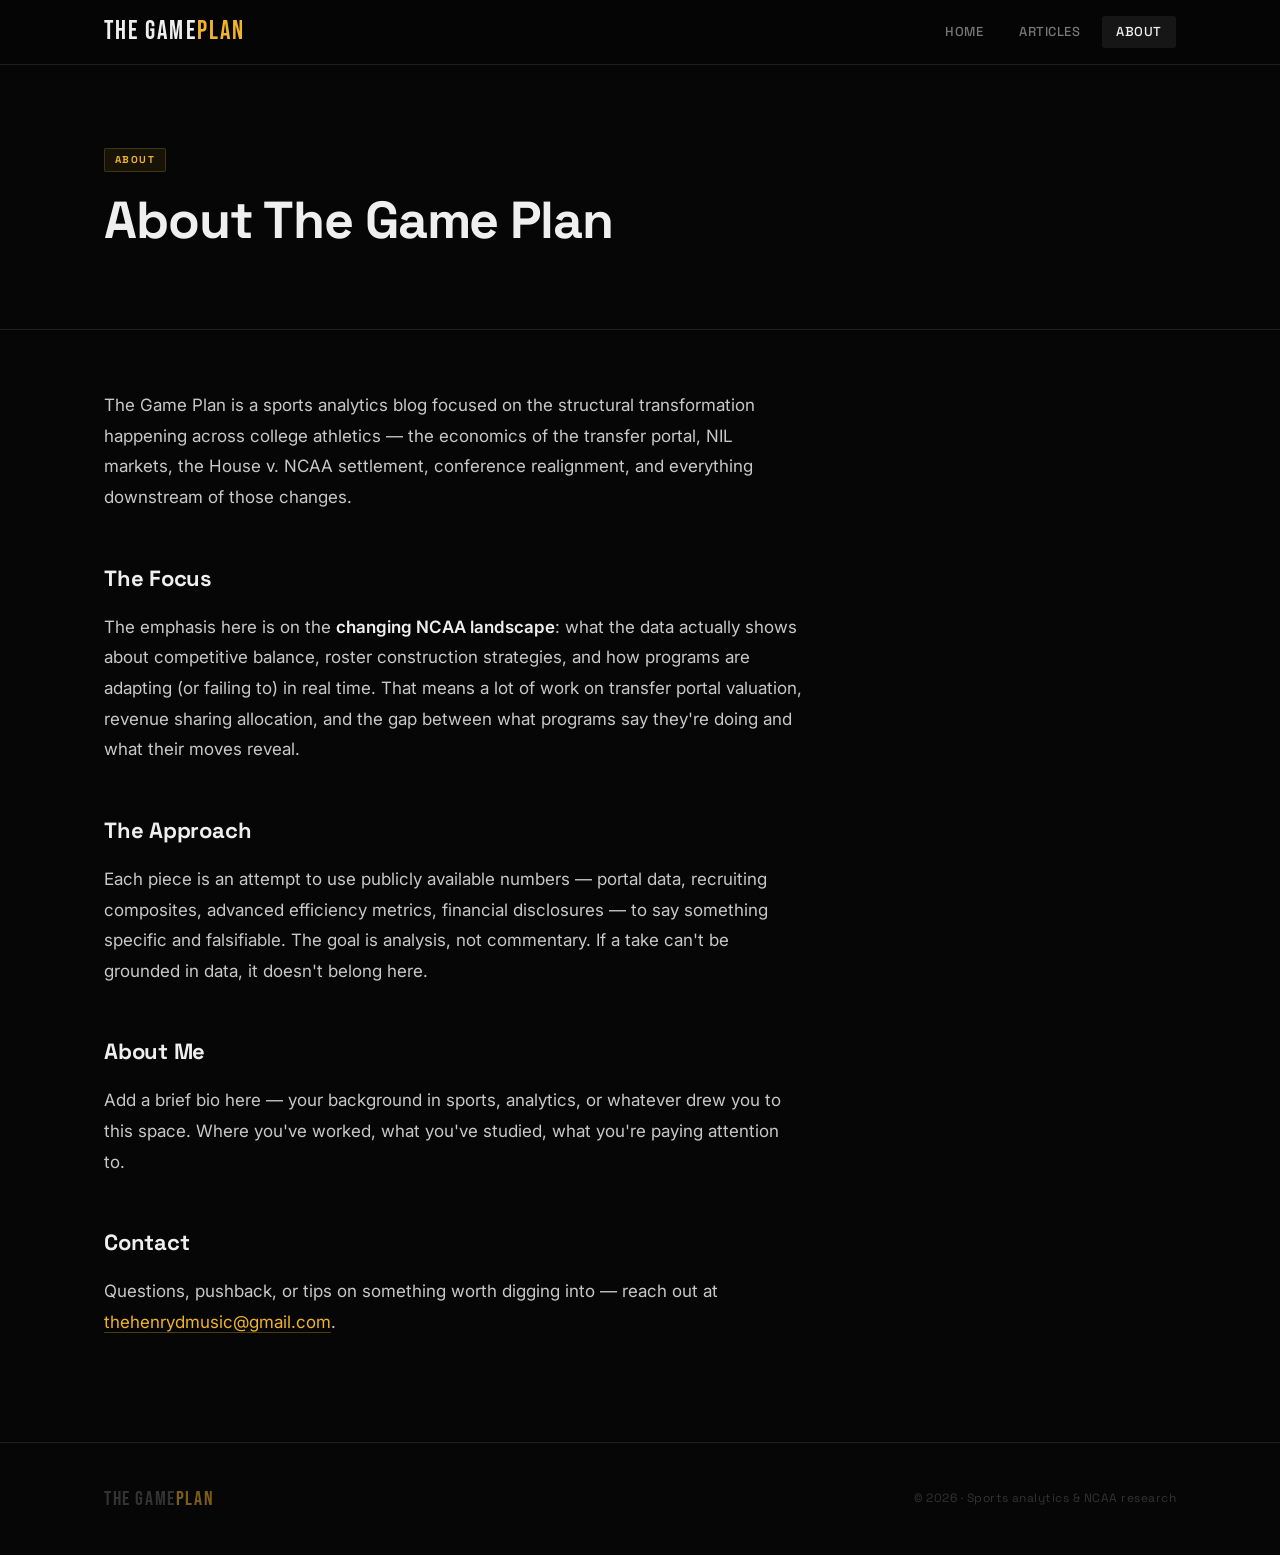
<file: thegameplan/about.html>
<!DOCTYPE html>
<html lang="en">
<head>
  <meta charset="UTF-8" />
  <meta name="viewport" content="width=device-width, initial-scale=1.0" />
  <title>About — The Game Plan</title>
  <meta name="description" content="About The Game Plan — sports analytics and NCAA research." />
  <link rel="stylesheet" href="assets/style.css" />
</head>
<body>

  <!-- ─── Header ──────────────────────────────────── -->
  <header>
    <div class="container">
      <div class="header-inner">
        <a href="index.html" class="logo">THE GAME<span>PLAN</span></a>
        <button class="menu-toggle" aria-label="Toggle menu">
          <span></span><span></span><span></span>
        </button>
        <nav>
          <a href="index.html">Home</a>
          <a href="articles.html">Articles</a>
          <a href="about.html" class="active">About</a>
        </nav>
      </div>
    </div>
  </header>

  <!-- ─── About Content ────────────────────────────── -->
  <section class="article-hero">
    <div class="container">
      <span class="card-tag">About</span>
      <h1 class="article-title">About The Game Plan</h1>
    </div>
  </section>

  <div class="container">
    <div class="article-body">

      <p>The Game Plan is a sports analytics blog focused on the structural transformation happening across college athletics — the economics of the transfer portal, NIL markets, the House v. NCAA settlement, conference realignment, and everything downstream of those changes.</p>

      <h2>The Focus</h2>

      <p>The emphasis here is on the <strong>changing NCAA landscape</strong>: what the data actually shows about competitive balance, roster construction strategies, and how programs are adapting (or failing to) in real time. That means a lot of work on transfer portal valuation, revenue sharing allocation, and the gap between what programs say they're doing and what their moves reveal.</p>

      <h2>The Approach</h2>

      <p>Each piece is an attempt to use publicly available numbers — portal data, recruiting composites, advanced efficiency metrics, financial disclosures — to say something specific and falsifiable. The goal is analysis, not commentary. If a take can't be grounded in data, it doesn't belong here.</p>

      <h2>About Me</h2>

      <!-- Replace this section with your own bio -->
      <p>Add a brief bio here — your background in sports, analytics, or whatever drew you to this space. Where you've worked, what you've studied, what you're paying attention to.</p>

      <h2>Contact</h2>

      <p>Questions, pushback, or tips on something worth digging into — reach out at <a href="mailto:thehenrydmusic@gmail.com">thehenrydmusic@gmail.com</a>.</p>

    </div>
  </div>

  <!-- ─── Footer ───────────────────────────────────── -->
  <footer>
    <div class="container">
      <div class="footer-inner">
        <span class="footer-logo">THE GAME<span>PLAN</span></span>
        <span class="footer-copy">© 2026 · Sports analytics &amp; NCAA research</span>
      </div>
    </div>
  </footer>

  <script src="assets/main.js"></script>
</body>
</html>
</file>
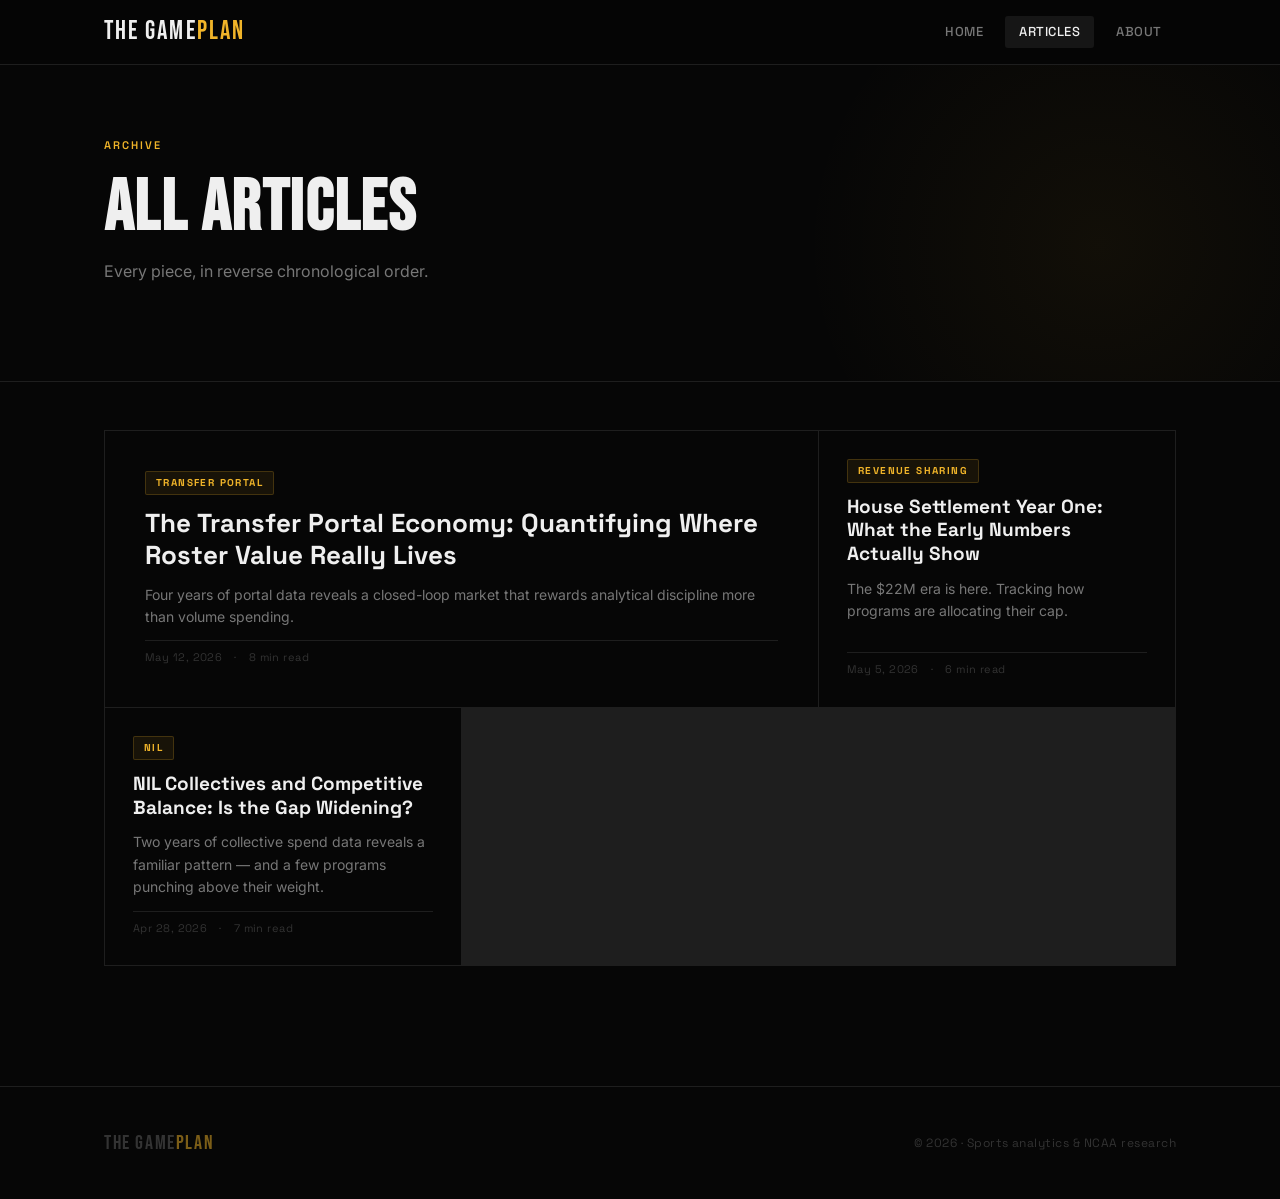
<file: thegameplan/articles.html>
<!DOCTYPE html>
<html lang="en">
<head>
  <meta charset="UTF-8" />
  <meta name="viewport" content="width=device-width, initial-scale=1.0" />
  <title>Articles — The Game Plan</title>
  <meta name="description" content="All articles from The Game Plan — sports analytics and NCAA research." />
  <link rel="stylesheet" href="assets/style.css" />
</head>
<body>

  <!-- ─── Header ──────────────────────────────────── -->
  <header>
    <div class="container">
      <div class="header-inner">
        <a href="index.html" class="logo">THE GAME<span>PLAN</span></a>
        <button class="menu-toggle" aria-label="Toggle menu">
          <span></span><span></span><span></span>
        </button>
        <nav>
          <a href="index.html">Home</a>
          <a href="articles.html" class="active">Articles</a>
          <a href="about.html">About</a>
        </nav>
      </div>
    </div>
  </header>

  <!-- ─── Page Header ─────────────────────────────── -->
  <section class="hero" style="padding: 72px 0 56px;">
    <div class="container">
      <p class="hero-eyebrow">Archive</p>
      <h1 style="font-size: clamp(40px, 6vw, 72px); margin-bottom: 16px;">All Articles</h1>
      <p class="hero-sub" style="font-size: 16px;">Every piece, in reverse chronological order.</p>
    </div>
  </section>

  <!-- ─── Articles List ────────────────────────────── -->
  <section class="articles-section" style="padding-top: 48px;">
    <div class="container">
      <div class="articles-grid" style="grid-template-columns: repeat(3, 1fr);">

        <article class="article-card featured">
          <span class="card-tag">Transfer Portal</span>
          <h2 class="card-title">
            <a href="articles/transfer-portal-economy.html">
              The Transfer Portal Economy: Quantifying Where Roster Value Really Lives
            </a>
          </h2>
          <p class="card-excerpt">Four years of portal data reveals a closed-loop market that rewards analytical discipline more than volume spending.</p>
          <div class="card-meta">
            <span>May 12, 2026</span>
            <span>8 min read</span>
          </div>
        </article>

        <article class="article-card">
          <span class="card-tag">Revenue Sharing</span>
          <h2 class="card-title">
            <a href="articles/revenue-sharing-year-one.html">House Settlement Year One: What the Early Numbers Actually Show</a>
          </h2>
          <p class="card-excerpt">The $22M era is here. Tracking how programs are allocating their cap.</p>
          <div class="card-meta">
            <span>May 5, 2026</span>
            <span>6 min read</span>
          </div>
        </article>

        <article class="article-card">
          <span class="card-tag">NIL</span>
          <h2 class="card-title">
            <a href="articles/nil-collectives-competitive-balance.html">NIL Collectives and Competitive Balance: Is the Gap Widening?</a>
          </h2>
          <p class="card-excerpt">Two years of collective spend data reveals a familiar pattern — and a few programs punching above their weight.</p>
          <div class="card-meta">
            <span>Apr 28, 2026</span>
            <span>7 min read</span>
          </div>
        </article>

      </div>
    </div>
  </section>

  <!-- ─── Footer ───────────────────────────────────── -->
  <footer style="margin-top: 48px;">
    <div class="container">
      <div class="footer-inner">
        <span class="footer-logo">THE GAME<span>PLAN</span></span>
        <span class="footer-copy">© 2026 · Sports analytics &amp; NCAA research</span>
      </div>
    </div>
  </footer>

  <script src="assets/main.js"></script>
</body>
</html>
</file>
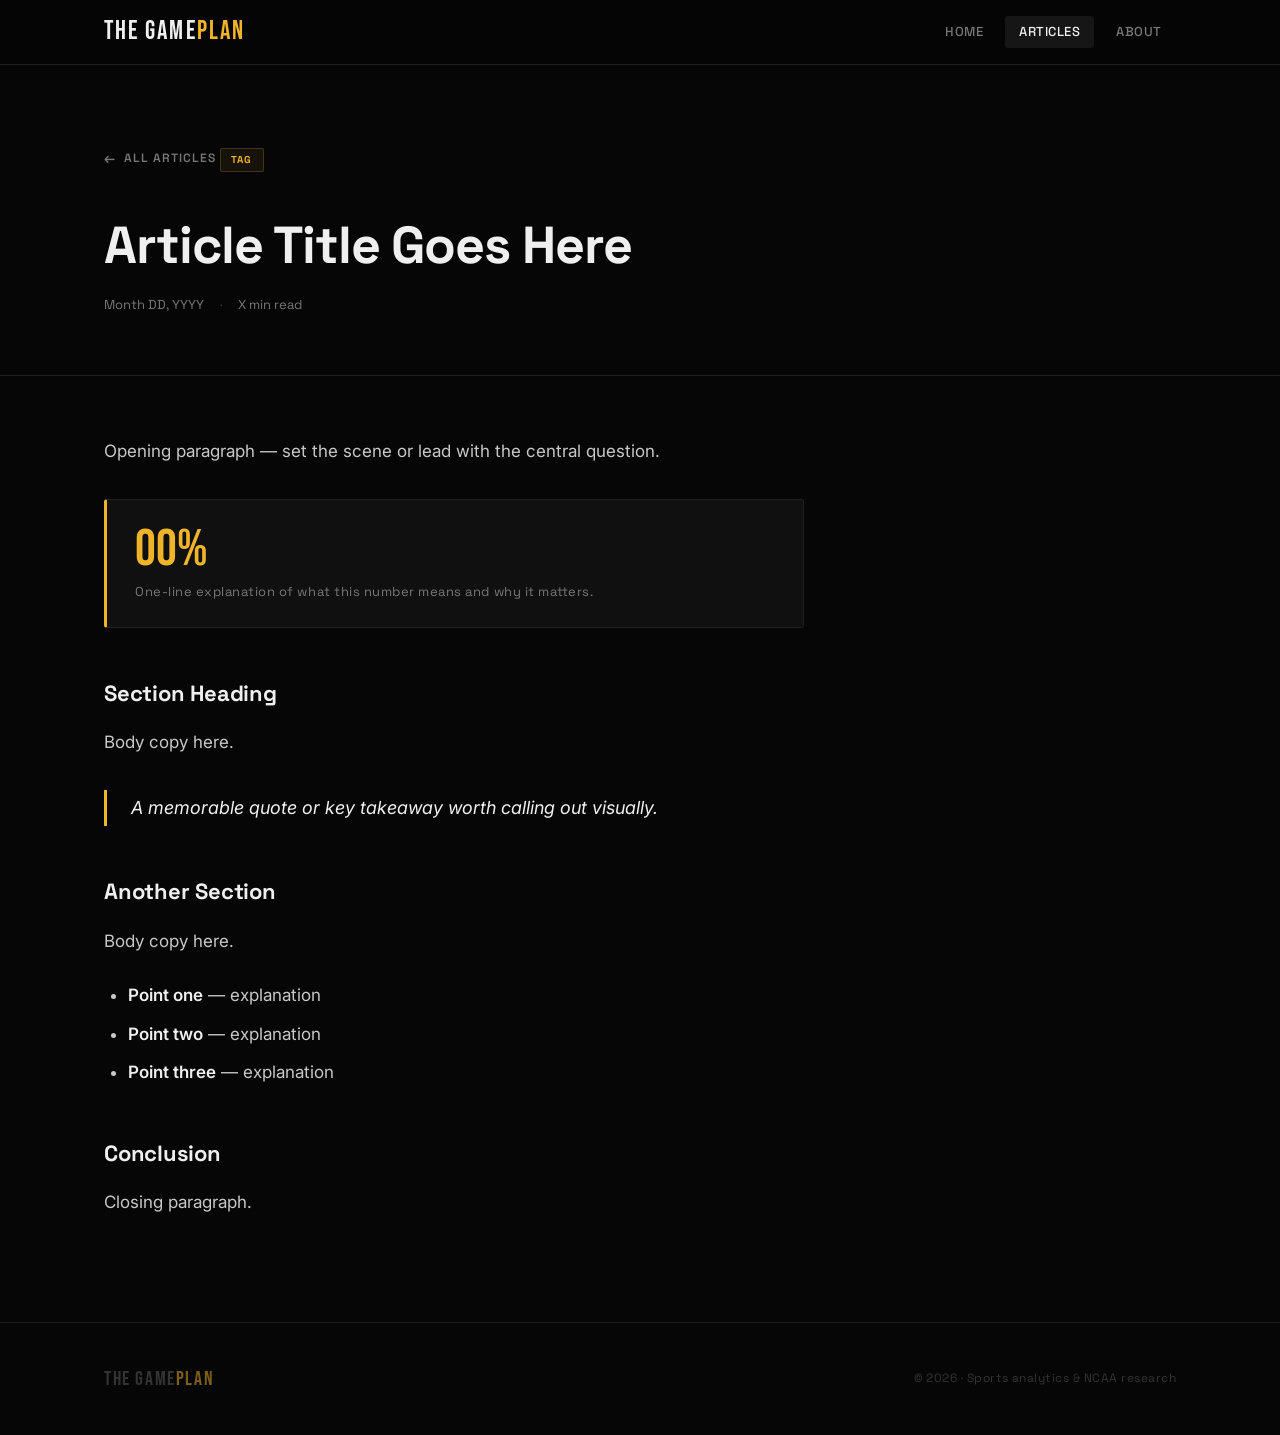
<file: thegameplan/articles/_template.html>
<!DOCTYPE html>
<html lang="en">
<head>
  <meta charset="UTF-8" />
  <meta name="viewport" content="width=device-width, initial-scale=1.0" />
  <title>ARTICLE TITLE — The Game Plan</title>
  <meta name="description" content="ARTICLE DESCRIPTION" />
  <link rel="stylesheet" href="../assets/style.css" />
</head>
<body>

  <!-- ─── Header ──────────────────────────────────── -->
  <header>
    <div class="container">
      <div class="header-inner">
        <a href="../index.html" class="logo">THE GAME<span>PLAN</span></a>
        <button class="menu-toggle" aria-label="Toggle menu">
          <span></span><span></span><span></span>
        </button>
        <nav>
          <a href="../index.html">Home</a>
          <a href="../articles.html" class="active">Articles</a>
          <a href="../about.html">About</a>
        </nav>
      </div>
    </div>
  </header>

  <!-- ─── Article Hero ────────────────────────────── -->
  <section class="article-hero">
    <div class="container">
      <a href="../articles.html" class="back-link">All Articles</a>
      <!-- Tag options: Transfer Portal / NIL / Revenue Sharing / Recruiting Analytics /
           Football / Basketball / Conference Realignment / Roster Construction -->
      <span class="card-tag">TAG</span>
      <h1 class="article-title">Article Title Goes Here</h1>
      <div class="article-meta">
        <span>Month DD, YYYY</span>
        <span class="divider">·</span>
        <span>X min read</span>
      </div>
    </div>
  </section>

  <!-- ─── Article Body ─────────────────────────────── -->
  <div class="container">
    <div class="article-body">

      <p>Opening paragraph — set the scene or lead with the central question.</p>

      <!-- Big stat callout — use sparingly for the headline number in a piece -->
      <div class="stat-callout">
        <div class="stat-number">00%</div>
        <div class="stat-label">One-line explanation of what this number means and why it matters.</div>
      </div>

      <h2>Section Heading</h2>

      <p>Body copy here.</p>

      <!-- Pull quote -->
      <blockquote>A memorable quote or key takeaway worth calling out visually.</blockquote>

      <h2>Another Section</h2>

      <p>Body copy here.</p>

      <ul>
        <li><strong>Point one</strong> — explanation</li>
        <li><strong>Point two</strong> — explanation</li>
        <li><strong>Point three</strong> — explanation</li>
      </ul>

      <h2>Conclusion</h2>

      <p>Closing paragraph.</p>

    </div>
  </div>

  <!-- ─── Footer ───────────────────────────────────── -->
  <footer>
    <div class="container">
      <div class="footer-inner">
        <span class="footer-logo">THE GAME<span>PLAN</span></span>
        <span class="footer-copy">© 2026 · Sports analytics &amp; NCAA research</span>
      </div>
    </div>
  </footer>

  <script src="../assets/main.js"></script>
</body>
</html>
</file>
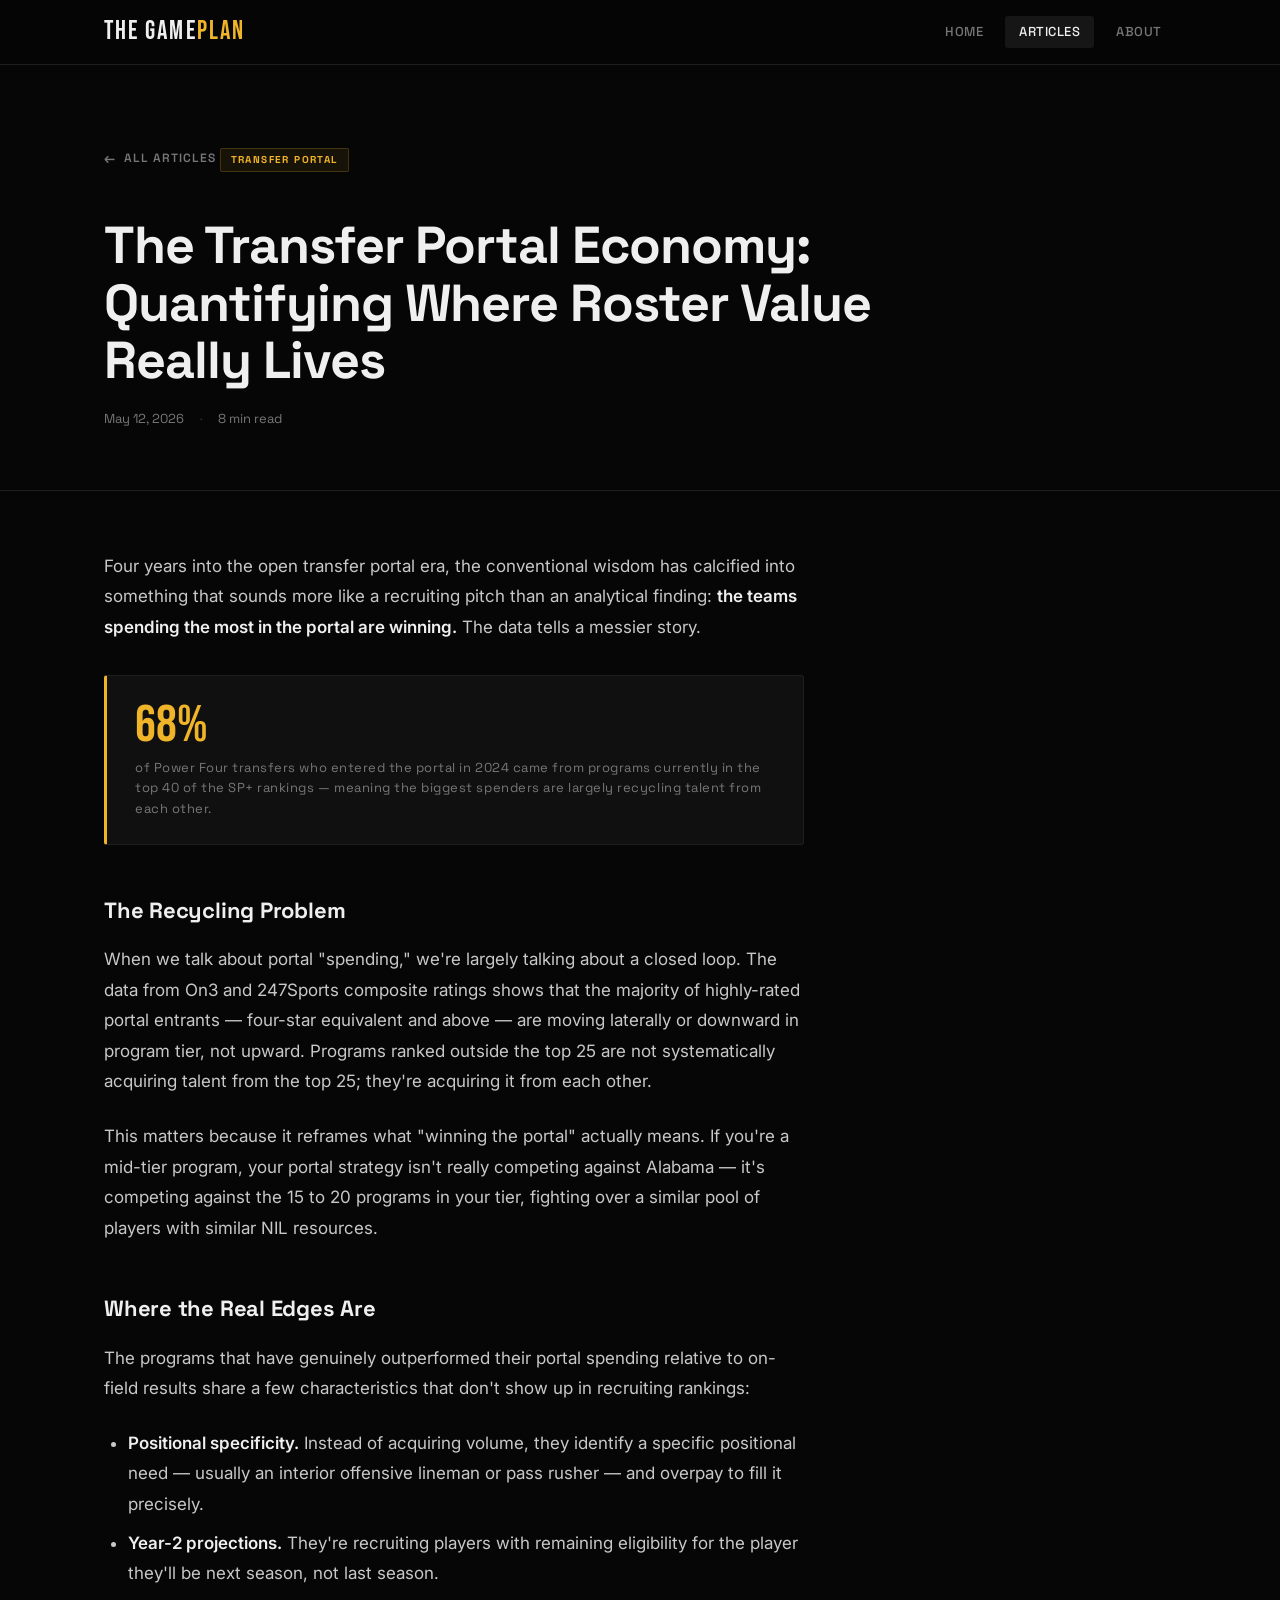
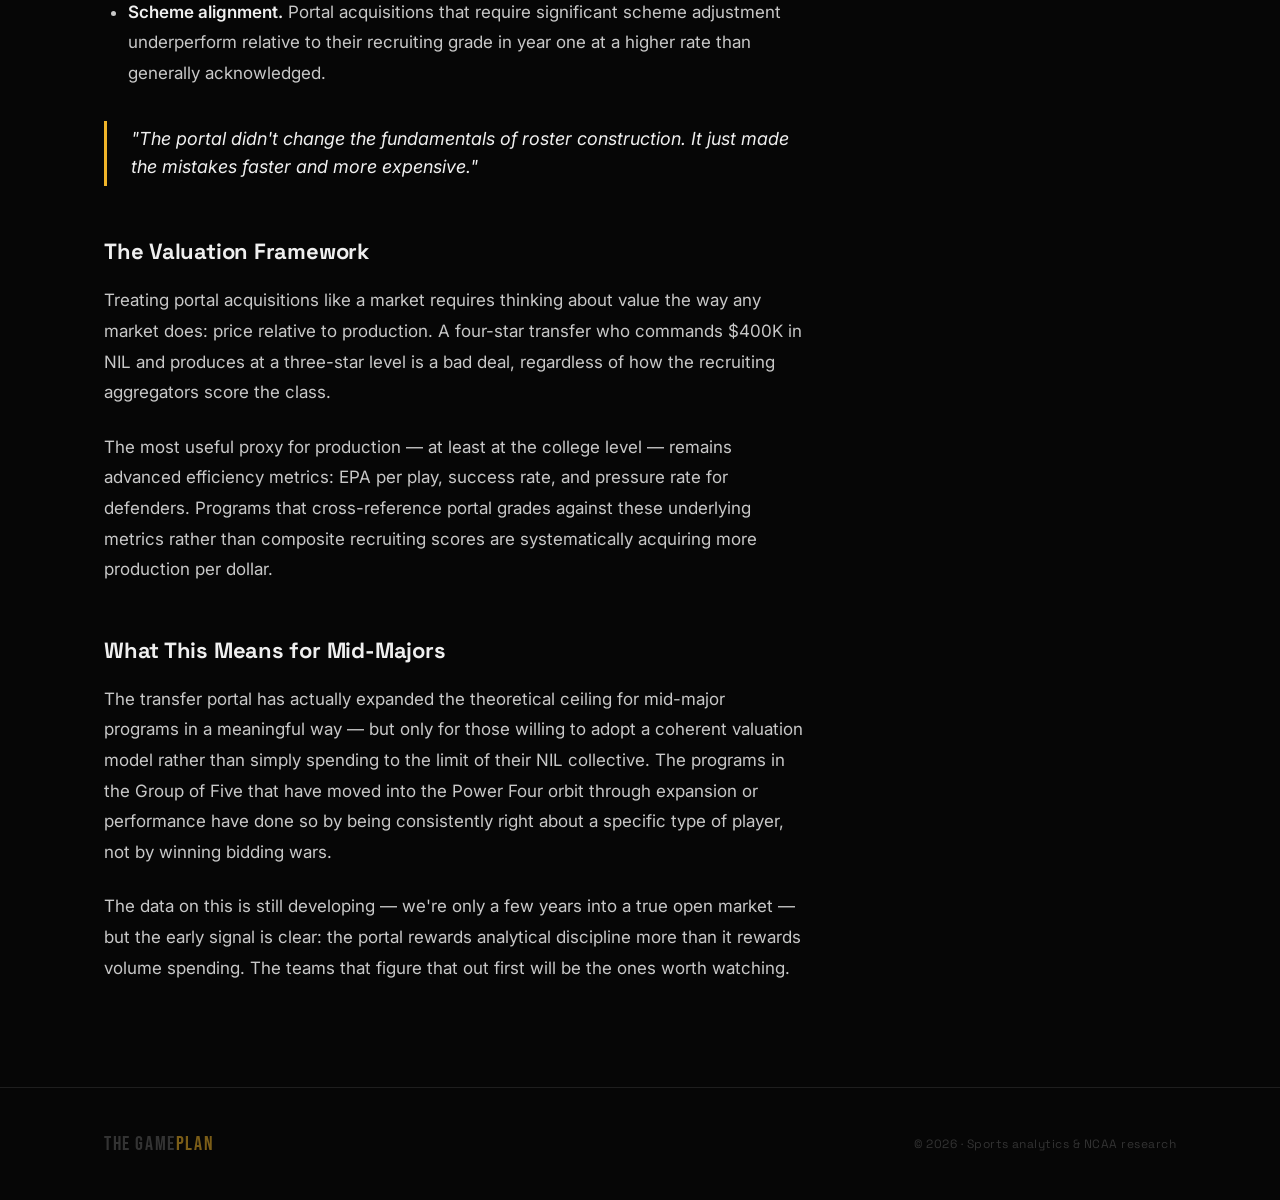
<file: thegameplan/articles/transfer-portal-economy.html>
<!DOCTYPE html>
<html lang="en">
<head>
  <meta charset="UTF-8" />
  <meta name="viewport" content="width=device-width, initial-scale=1.0" />
  <title>The Transfer Portal Economy — The Game Plan</title>
  <meta name="description" content="Quantifying where roster value really lives in the transfer portal era." />
  <link rel="stylesheet" href="../assets/style.css" />
</head>
<body>

  <!-- ─── Header ──────────────────────────────────── -->
  <header>
    <div class="container">
      <div class="header-inner">
        <a href="../index.html" class="logo">THE GAME<span>PLAN</span></a>
        <button class="menu-toggle" aria-label="Toggle menu">
          <span></span><span></span><span></span>
        </button>
        <nav>
          <a href="../index.html">Home</a>
          <a href="../articles.html" class="active">Articles</a>
          <a href="../about.html">About</a>
        </nav>
      </div>
    </div>
  </header>

  <!-- ─── Article Hero ────────────────────────────── -->
  <section class="article-hero">
    <div class="container">
      <a href="../articles.html" class="back-link">All Articles</a>
      <span class="card-tag">Transfer Portal</span>
      <h1 class="article-title">The Transfer Portal Economy: Quantifying Where Roster Value Really Lives</h1>
      <div class="article-meta">
        <span>May 12, 2026</span>
        <span class="divider">·</span>
        <span>8 min read</span>
      </div>
    </div>
  </section>

  <!-- ─── Article Body ─────────────────────────────── -->
  <div class="container">
    <div class="article-body">

      <p>Four years into the open transfer portal era, the conventional wisdom has calcified into something that sounds more like a recruiting pitch than an analytical finding: <strong>the teams spending the most in the portal are winning.</strong> The data tells a messier story.</p>

      <div class="stat-callout">
        <div class="stat-number">68%</div>
        <div class="stat-label">of Power Four transfers who entered the portal in 2024 came from programs currently in the top 40 of the SP+ rankings — meaning the biggest spenders are largely recycling talent from each other.</div>
      </div>

      <h2>The Recycling Problem</h2>

      <p>When we talk about portal "spending," we're largely talking about a closed loop. The data from On3 and 247Sports composite ratings shows that the majority of highly-rated portal entrants — four-star equivalent and above — are moving laterally or downward in program tier, not upward. Programs ranked outside the top 25 are not systematically acquiring talent from the top 25; they're acquiring it from each other.</p>

      <p>This matters because it reframes what "winning the portal" actually means. If you're a mid-tier program, your portal strategy isn't really competing against Alabama — it's competing against the 15 to 20 programs in your tier, fighting over a similar pool of players with similar NIL resources.</p>

      <h2>Where the Real Edges Are</h2>

      <p>The programs that have genuinely outperformed their portal spending relative to on-field results share a few characteristics that don't show up in recruiting rankings:</p>

      <ul>
        <li><strong>Positional specificity.</strong> Instead of acquiring volume, they identify a specific positional need — usually an interior offensive lineman or pass rusher — and overpay to fill it precisely.</li>
        <li><strong>Year-2 projections.</strong> They're recruiting players with remaining eligibility for the player they'll be next season, not last season.</li>
        <li><strong>Scheme alignment.</strong> Portal acquisitions that require significant scheme adjustment underperform relative to their recruiting grade in year one at a higher rate than generally acknowledged.</li>
      </ul>

      <blockquote>"The portal didn't change the fundamentals of roster construction. It just made the mistakes faster and more expensive."</blockquote>

      <h2>The Valuation Framework</h2>

      <p>Treating portal acquisitions like a market requires thinking about value the way any market does: price relative to production. A four-star transfer who commands $400K in NIL and produces at a three-star level is a bad deal, regardless of how the recruiting aggregators score the class.</p>

      <p>The most useful proxy for production — at least at the college level — remains advanced efficiency metrics: EPA per play, success rate, and pressure rate for defenders. Programs that cross-reference portal grades against these underlying metrics rather than composite recruiting scores are systematically acquiring more production per dollar.</p>

      <h2>What This Means for Mid-Majors</h2>

      <p>The transfer portal has actually expanded the theoretical ceiling for mid-major programs in a meaningful way — but only for those willing to adopt a coherent valuation model rather than simply spending to the limit of their NIL collective. The programs in the Group of Five that have moved into the Power Four orbit through expansion or performance have done so by being consistently right about a specific type of player, not by winning bidding wars.</p>

      <p>The data on this is still developing — we're only a few years into a true open market — but the early signal is clear: the portal rewards analytical discipline more than it rewards volume spending. The teams that figure that out first will be the ones worth watching.</p>

    </div>
  </div>

  <!-- ─── Footer ───────────────────────────────────── -->
  <footer>
    <div class="container">
      <div class="footer-inner">
        <span class="footer-logo">THE GAME<span>PLAN</span></span>
        <span class="footer-copy">© 2026 · Sports analytics &amp; NCAA research</span>
      </div>
    </div>
  </footer>

  <script src="../assets/main.js"></script>
</body>
</html>
</file>
<file: assets/style.css>
@import url('https://fonts.googleapis.com/css2?family=Barlow+Condensed:wght@600;700;800;900&family=Barlow:ital,wght@0,400;0,500;0,600;0,700;1,400;1,600&family=Spectral:ital,wght@0,400;0,600;1,400;1,600&display=swap');

/* ─── Design tokens ─────────────────────────────────────────── */
:root {
  /* Backgrounds: warm off-white — comfortable for long-form reading */
  --bg:            oklch(97%  0.008 85);
  --surface:       oklch(99%  0.003 85);
  --surface-2:     oklch(93%  0.014 85);

  /* Borders */
  --border:        oklch(88%  0.012 85);
  --border-hi:     oklch(76%  0.014 85);

  /* Amber accent — darkened for WCAG contrast on light backgrounds */
  --accent:        oklch(47%  0.18  65);
  --accent-lo:     oklch(47%  0.18  65 / 0.10);
  --accent-line:   oklch(47%  0.18  65 / 0.28);

  /* Text scale */
  --text:          oklch(16%  0.008 75);
  --text-body:     oklch(28%  0.008 75);
  --text-muted:    oklch(46%  0.008 75);
  --text-dim:      oklch(66%  0.008 75);

  /* Dark surface tokens — used by hero, footer, about hero */
  --dark-bg:       oklch(14%  0.008 75);
  --dark-surface:  oklch(19%  0.008 75);
  --dark-border:   oklch(28%  0.008 75);
  --dark-text:     oklch(95%  0.004 75);
  --dark-muted:    oklch(62%  0.005 75);
  --dark-accent:   oklch(78%  0.15  80);

  --max-w:  1120px;
}

/* ─── Reset ─────────────────────────────────────────────────── */
*, *::before, *::after { box-sizing: border-box; margin: 0; padding: 0; }
html  { scroll-behavior: smooth; }
img   { display: block; max-width: 100%; }
a     { color: inherit; text-decoration: none; }

body {
  background: var(--bg);
  color: var(--text);
  font-family: 'Barlow', sans-serif;
  font-size: 17px;
  line-height: 1.65;
  -webkit-font-smoothing: antialiased;
}

/* ─── Layout ─────────────────────────────────────────────────── */
.container {
  max-width: var(--max-w);
  margin: 0 auto;
  padding: 0 28px;
}

/* ─── Reading Progress ──────────────────────────────────────── */
#reading-progress {
  position: fixed;
  top: 0;
  left: 0;
  height: 2px;
  width: 0%;
  background: var(--accent);
  z-index: 200;
  transition: width 0.1s linear;
}

/* ─── Header ─────────────────────────────────────────────────── */
header {
  position: sticky;
  top: 0;
  z-index: 100;
  background: oklch(97% 0.008 85 / 0.96);
  backdrop-filter: blur(14px);
  -webkit-backdrop-filter: blur(14px);
  border-bottom: 1px solid var(--border);
}

.header-inner {
  display: flex;
  align-items: center;
  justify-content: space-between;
  height: 60px;
}

.logo {
  font-family: 'Barlow Condensed', sans-serif;
  font-weight: 900;
  font-size: 22px;
  letter-spacing: 0.1em;
  text-transform: uppercase;
  color: var(--text);
  transition: color 0.2s;
}
.logo em {
  font-style: normal;
  color: var(--accent);
}
.logo:hover { color: var(--accent); }

nav { display: flex; align-items: center; gap: 4px; }

nav a {
  font-family: 'Barlow Condensed', sans-serif;
  font-size: 14px;
  font-weight: 700;
  letter-spacing: 0.1em;
  text-transform: uppercase;
  color: var(--text-muted);
  padding: 6px 14px;
  transition: color 0.2s, background 0.2s;
}
nav a:hover, nav a.active {
  color: var(--text);
  background: var(--surface-2);
}

/* Mobile nav toggle */
.menu-toggle {
  display: none;
  flex-direction: column;
  gap: 5px;
  cursor: pointer;
  padding: 4px;
  background: none;
  border: none;
}
.menu-toggle span {
  display: block;
  width: 22px;
  height: 2px;
  background: var(--text-muted);
  transition: 0.25s;
}

/* ─── Hero ───────────────────────────────────────────────────── */
.hero {
  padding: 96px 0 80px;
  border-bottom: 1px solid var(--border);
  overflow: hidden;
}

.hero-eyebrow {
  font-family: 'Barlow Condensed', sans-serif;
  font-size: 12px;
  font-weight: 700;
  letter-spacing: 0.2em;
  text-transform: uppercase;
  color: var(--accent);
  margin-bottom: 28px;
  opacity: 0;
  animation: fadeUp 0.5s 0.05s ease-out forwards;
}

.hero-headline {
  font-family: 'Barlow Condensed', sans-serif;
  font-weight: 900;
  font-size: clamp(68px, 12vw, 148px);
  line-height: 0.92;
  letter-spacing: 0.01em;
  text-transform: uppercase;
  color: var(--text);
  margin-bottom: 40px;
  opacity: 0;
  animation: fadeUp 0.55s 0.12s ease-out forwards;
}
.hero-headline em {
  font-style: normal;
  color: var(--accent);
}

.hero-foot {
  display: grid;
  grid-template-columns: 1fr auto;
  align-items: end;
  gap: 48px;
  max-width: 900px;
  opacity: 0;
  animation: fadeUp 0.55s 0.22s ease-out forwards;
}

.hero-sub {
  font-size: 17px;
  color: var(--text-muted);
  max-width: 52ch;
  line-height: 1.7;
}

.hero-actions {
  display: flex;
  gap: 10px;
  flex-shrink: 0;
  align-items: center;
}

/* ─── Buttons ─────────────────────────────────────────────────── */
.btn {
  display: inline-flex;
  align-items: center;
  gap: 8px;
  font-family: 'Barlow Condensed', sans-serif;
  font-size: 14px;
  font-weight: 700;
  letter-spacing: 0.1em;
  text-transform: uppercase;
  padding: 11px 22px;
  cursor: pointer;
  border: none;
  transition: all 0.18s ease-out;
  white-space: nowrap;
}
.btn-primary {
  background: var(--accent);
  color: oklch(97% 0.004 85);
}
.btn-primary:hover {
  background: oklch(42% 0.18 65);
  transform: translateY(-1px);
}
.btn-ghost {
  background: transparent;
  color: var(--text-muted);
  border: 1px solid var(--border-hi);
}
.btn-ghost:hover {
  color: var(--text);
  border-color: var(--text-dim);
}

/* ─── Section label ──────────────────────────────────────────── */
.section-header {
  display: flex;
  align-items: baseline;
  justify-content: space-between;
  padding-bottom: 14px;
  margin-bottom: 0;
  border-bottom: 1px solid var(--border);
}
.section-title {
  font-family: 'Barlow Condensed', sans-serif;
  font-size: 12px;
  font-weight: 700;
  letter-spacing: 0.18em;
  text-transform: uppercase;
  color: var(--text-dim);
}
.section-link {
  font-family: 'Barlow Condensed', sans-serif;
  font-size: 13px;
  font-weight: 600;
  letter-spacing: 0.08em;
  text-transform: uppercase;
  color: var(--accent);
  transition: opacity 0.2s;
}
.section-link:hover { opacity: 0.7; }

/* ─── Tag label ──────────────────────────────────────────────── */
.card-tag {
  display: inline-block;
  font-family: 'Barlow Condensed', sans-serif;
  font-size: 11px;
  font-weight: 700;
  letter-spacing: 0.14em;
  text-transform: uppercase;
  color: var(--accent);
  background: var(--accent-lo);
  padding: 2px 8px;
  width: fit-content;
}

/* ─── Articles section ───────────────────────────────────────── */
.articles-section { padding: 72px 0; }

/* Lead article: full-width editorial feature */
.article-lead {
  border-bottom: 1px solid var(--border);
  padding: 40px 0 40px;
  display: grid;
  grid-template-columns: 1fr 320px;
  gap: 56px;
  align-items: start;
  opacity: 0;
  animation: fadeUp 0.5s 0.08s ease-out forwards;
}

.article-lead-main { display: flex; flex-direction: column; gap: 16px; }

.lead-title {
  font-family: 'Barlow Condensed', sans-serif;
  font-weight: 800;
  font-size: clamp(28px, 3.5vw, 42px);
  line-height: 1.05;
  letter-spacing: 0.01em;
  color: var(--text);
  transition: color 0.2s;
}
.article-lead:hover .lead-title { color: var(--accent); }

.lead-excerpt {
  font-size: 16px;
  color: var(--text-muted);
  line-height: 1.7;
  max-width: 58ch;
}

.article-lead-side {
  padding-top: 4px;
  display: flex;
  flex-direction: column;
  justify-content: space-between;
  height: 100%;
  gap: 24px;
}

/* Article list: secondary stories beneath the lead */
.article-list {
  display: grid;
  grid-template-columns: 1fr 1fr;
  border-top: none;
}
.article-list-item {
  padding: 28px 0;
  border-bottom: 1px solid var(--border);
  display: flex;
  flex-direction: column;
  gap: 10px;
  opacity: 0;
  animation: fadeUp 0.5s ease-out forwards;
}
.article-list-item:nth-child(odd)  { padding-right: 32px; border-right: 1px solid var(--border); }
.article-list-item:nth-child(even) { padding-left: 32px; }
.article-list-item:nth-child(1) { animation-delay: 0.14s; }
.article-list-item:nth-child(2) { animation-delay: 0.20s; }
.article-list-item:nth-child(3) { animation-delay: 0.26s; }
.article-list-item:nth-child(4) { animation-delay: 0.32s; }

.article-list-title {
  font-family: 'Barlow Condensed', sans-serif;
  font-weight: 700;
  font-size: 22px;
  line-height: 1.15;
  letter-spacing: 0.01em;
  color: var(--text);
  transition: color 0.2s;
}
.article-list-item:hover .article-list-title { color: var(--accent); }

.article-list-excerpt {
  font-size: 14px;
  color: var(--text-muted);
  line-height: 1.6;
}

/* Meta line shared by lead and list */
.card-meta {
  display: flex;
  align-items: center;
  gap: 0;
  font-family: 'Barlow Condensed', sans-serif;
  font-size: 13px;
  font-weight: 600;
  letter-spacing: 0.06em;
  text-transform: uppercase;
  color: var(--text-dim);
}
.card-meta span + span::before {
  content: '·';
  margin: 0 10px;
}

/* ─── Topics ─────────────────────────────────────────────────── */
.topics-section { padding: 0 0 72px; }
.topics-grid { display: flex; flex-wrap: wrap; gap: 8px; padding-top: 28px; }

.topic-pill {
  font-family: 'Barlow Condensed', sans-serif;
  font-size: 13px;
  font-weight: 700;
  letter-spacing: 0.1em;
  text-transform: uppercase;
  padding: 7px 18px;
  border: 1px solid var(--border);
  color: var(--text-muted);
  background: transparent;
  transition: color 0.18s, border-color 0.18s, background 0.18s;
  cursor: pointer;
}
.topic-pill:hover {
  color: var(--text);
  border-color: var(--border-hi);
  background: var(--surface);
}

/* ─── About strip ─────────────────────────────────────────────── */
.about-section {
  padding: 80px 0;
  border-top: 1px solid var(--border);
}
.about-inner {
  display: grid;
  grid-template-columns: 280px 1fr;
  gap: 72px;
  align-items: start;
}
.about-label {
  font-family: 'Barlow Condensed', sans-serif;
  font-weight: 900;
  font-size: 56px;
  line-height: 0.9;
  letter-spacing: 0.02em;
  text-transform: uppercase;
  color: var(--text);
}
.about-label em {
  font-style: normal;
  color: var(--accent);
  display: block;
}
.about-body p {
  font-size: 16px;
  color: var(--text-muted);
  line-height: 1.8;
  margin-bottom: 18px;
  max-width: 60ch;
}
.about-body p:last-child { margin-bottom: 0; }

.about-details {
  margin-top: 28px;
  border-top: 1px solid var(--border);
}
.about-detail {
  display: grid;
  grid-template-columns: 100px 1fr;
  gap: 16px;
  padding: 12px 0;
  border-bottom: 1px solid var(--border);
  align-items: baseline;
}
.about-detail-label {
  font-family: 'Barlow Condensed', sans-serif;
  font-size: 11px;
  font-weight: 700;
  letter-spacing: 0.14em;
  text-transform: uppercase;
  color: var(--text-dim);
}
.about-detail-value {
  font-size: 15px;
  color: var(--text-muted);
}
.about-detail-value a {
  color: var(--accent);
  transition: opacity 0.18s;
}
.about-detail-value a:hover { opacity: 0.75; }

/* ─── Footer ─────────────────────────────────────────────────── */
footer {
  border-top: 1px solid var(--border);
  padding: 36px 0;
}
.footer-inner {
  display: flex;
  align-items: center;
  justify-content: space-between;
  flex-wrap: wrap;
  gap: 16px;
}
.footer-logo {
  font-family: 'Barlow Condensed', sans-serif;
  font-weight: 900;
  font-size: 18px;
  letter-spacing: 0.1em;
  text-transform: uppercase;
  color: var(--text-dim);
}
.footer-logo em { font-style: normal; color: var(--accent); opacity: 0.45; }

.footer-copy {
  font-family: 'Barlow Condensed', sans-serif;
  font-size: 13px;
  font-weight: 600;
  letter-spacing: 0.06em;
  text-transform: uppercase;
  color: var(--text-dim);
}

/* ─── Article page ─────────────────────────────────────────────── */
.article-hero {
  padding: 72px 0 56px;
  border-bottom: 1px solid var(--border);
}
.article-hero .card-tag { margin-bottom: 22px; }

.article-title {
  font-family: 'Barlow Condensed', sans-serif;
  font-weight: 800;
  font-size: clamp(36px, 5.5vw, 64px);
  line-height: 0.97;
  letter-spacing: 0.01em;
  text-transform: uppercase;
  max-width: 820px;
  margin-bottom: 24px;
}

.article-meta {
  display: flex;
  align-items: center;
  font-family: 'Barlow Condensed', sans-serif;
  font-size: 14px;
  font-weight: 600;
  letter-spacing: 0.08em;
  text-transform: uppercase;
  color: var(--text-muted);
  flex-wrap: wrap;
}
.article-meta .divider { margin: 0 12px; color: var(--text-dim); }

/* Article body: reading-optimized with Spectral serif */
.article-body {
  max-width: 68ch;
  padding: 64px 0 96px;
  font-family: 'Spectral', Georgia, serif;
  font-kerning: normal;
}

/* Lead paragraph — larger, sets the scene */
.article-body > p:first-child {
  font-size: 1.2rem;
  font-weight: 400;
  color: var(--text-body);
  line-height: 1.75;
  margin-bottom: 1.75rem;
}

.article-body p {
  font-size: 1.075rem;
  line-height: 1.88;
  color: var(--text-body);
  margin-bottom: 1.5rem;
}

/* Section headings: Barlow Condensed contrasts with Spectral body */
.article-body h2 {
  font-family: 'Barlow Condensed', sans-serif;
  font-weight: 800;
  font-size: clamp(1.5rem, 3vw, 1.875rem);
  letter-spacing: 0.03em;
  text-transform: uppercase;
  color: var(--text);
  margin: 3.5rem 0 1rem;
  padding-bottom: 0.6rem;
  border-bottom: 1px solid var(--border);
}

.article-body h3 {
  font-family: 'Barlow Condensed', sans-serif;
  font-weight: 700;
  font-size: clamp(1.2rem, 2.5vw, 1.375rem);
  letter-spacing: 0.04em;
  text-transform: uppercase;
  color: var(--text);
  margin: 2.5rem 0 0.75rem;
}

.article-body strong {
  font-weight: 600;
  color: var(--text);
}

.article-body a {
  color: var(--accent);
  border-bottom: 1px solid var(--accent-line);
  transition: border-color 0.18s;
}
.article-body a:hover { border-color: var(--accent); }

.article-body ul,
.article-body ol {
  margin: 0 0 1.5rem 0;
  padding-left: 0;
  list-style: none;
  color: var(--text-body);
  font-size: 1.075rem;
  line-height: 1.8;
}
.article-body ul li,
.article-body ol li {
  padding-left: 1.5rem;
  position: relative;
  margin-bottom: 0.6rem;
}
.article-body ul li::before {
  content: '—';
  position: absolute;
  left: 0;
  color: var(--text-dim);
  font-family: 'Barlow Condensed', sans-serif;
}
.article-body ol { counter-reset: ol-counter; }
.article-body ol li { counter-increment: ol-counter; }
.article-body ol li::before {
  content: counter(ol-counter, decimal-leading-zero);
  position: absolute;
  left: 0;
  color: var(--accent);
  font-family: 'Barlow Condensed', sans-serif;
  font-weight: 700;
  font-size: 0.8rem;
  letter-spacing: 0.04em;
  top: 4px;
}

/* Blockquote: Spectral italic shines here — top/bottom rules, no side stripe */
.article-body blockquote {
  margin: 2.5rem 0;
  padding: 1.75rem 0;
  border-top: 1px solid var(--border);
  border-bottom: 1px solid var(--border);
}
.article-body blockquote p {
  font-family: 'Spectral', Georgia, serif;
  font-size: 1.2rem;
  font-weight: 400;
  font-style: italic;
  color: var(--text);
  line-height: 1.6;
  margin: 0;
}

/* Stat callout: full border box, no side stripe */
.stat-callout {
  margin: 2.5rem 0;
  padding: 2rem;
  background: var(--accent-lo);
  border: 1px solid var(--accent-line);
}
.stat-callout .stat-number {
  font-family: 'Barlow Condensed', sans-serif;
  font-weight: 900;
  font-size: clamp(3rem, 8vw, 4.5rem);
  color: var(--accent);
  line-height: 1;
  letter-spacing: 0.01em;
  margin-bottom: 0.5rem;
  font-variant-numeric: tabular-nums;
}
.stat-callout .stat-label {
  font-family: 'Spectral', Georgia, serif;
  font-size: 1rem;
  color: var(--text-muted);
  line-height: 1.65;
  max-width: 52ch;
}

/* Data tables */
.article-body table {
  width: 100%;
  border-collapse: collapse;
  margin: 2rem 0;
  font-family: 'Barlow Condensed', sans-serif;
  font-variant-numeric: tabular-nums;
}
.article-body thead th {
  font-family: 'Barlow Condensed', sans-serif;
  font-size: 0.7rem;
  font-weight: 700;
  letter-spacing: 0.14em;
  text-transform: uppercase;
  color: var(--text-dim);
  text-align: left;
  padding: 0.6rem 1rem;
  border-bottom: 2px solid var(--border);
}
.article-body td {
  font-size: 0.95rem;
  padding: 0.7rem 1rem;
  border-bottom: 1px solid var(--border);
  color: var(--text-body);
  vertical-align: middle;
  font-variant-numeric: tabular-nums;
}
.article-body tbody tr:hover td { background: var(--surface-2); }
.article-body th:not(:first-child),
.article-body td:not(:first-child) { text-align: right; }
.article-body tr.highlight td {
  color: var(--accent);
  font-weight: 700;
  font-size: 1rem;
  letter-spacing: 0.03em;
}
.table-caption {
  font-family: 'Barlow Condensed', sans-serif;
  font-size: 0.7rem;
  font-weight: 700;
  letter-spacing: 0.14em;
  text-transform: uppercase;
  color: var(--text-dim);
  margin-bottom: 0.5rem;
}

/* Back link */
.back-link {
  display: inline-flex;
  align-items: center;
  gap: 10px;
  font-family: 'Barlow Condensed', sans-serif;
  font-size: 13px;
  font-weight: 700;
  letter-spacing: 0.12em;
  text-transform: uppercase;
  color: var(--text-muted);
  margin-bottom: 40px;
  transition: color 0.18s;
}
.back-link::before { content: '←'; font-size: 14px; }
.back-link:hover { color: var(--accent); }

/* ─── Dark sections (hero, footer, about hero) ───────────────── */
.hero {
  background: var(--dark-bg);
  border-bottom-color: var(--dark-border);
}
.hero .hero-eyebrow { color: var(--dark-accent); }
.hero .hero-headline { color: var(--dark-text); }
.hero .hero-headline em { color: var(--dark-accent); }
.hero .hero-sub { color: var(--dark-muted); }
.hero .btn-primary { background: var(--dark-accent); color: var(--dark-bg); }
.hero .btn-primary:hover { background: oklch(83% 0.14 80); }
.hero .btn-ghost { color: var(--dark-muted); border-color: var(--dark-border); }
.hero .btn-ghost:hover { color: var(--dark-text); border-color: oklch(50% 0.006 75); }

footer {
  background: var(--dark-bg);
  border-top-color: var(--dark-border);
}
.footer-logo { color: oklch(40% 0.006 75); }
.footer-logo em { color: var(--dark-accent); opacity: 0.5; }
.footer-copy { color: oklch(40% 0.006 75); }

/* About page hero inherits .hero dark treatment via the class */
.about-page-hero {
  background: var(--dark-bg);
  border-bottom-color: var(--dark-border);
}
.about-page-hero .eyebrow { color: var(--dark-accent); }
.about-name { color: var(--dark-text); }
.about-name em { color: var(--dark-accent); }
.about-tagline { color: var(--dark-muted); }

/* ─── Animations ─────────────────────────────────────────────── */
@keyframes fadeUp {
  from { opacity: 0; transform: translateY(14px); }
  to   { opacity: 1; transform: translateY(0); }
}

@media (prefers-reduced-motion: reduce) {
  *, *::before, *::after {
    animation-duration: 0.01ms !important;
    transition-duration: 0.01ms !important;
  }
}

/* ─── Responsive ─────────────────────────────────────────────── */
@media (max-width: 860px) {
  .article-lead { grid-template-columns: 1fr; gap: 20px; }
  .article-lead-side { flex-direction: row; align-items: center; }
  .about-inner { grid-template-columns: 1fr; gap: 36px; }
  .hero-foot { grid-template-columns: 1fr; gap: 28px; }
}

@media (max-width: 640px) {
  .hero { padding: 64px 0 56px; }
  .hero-headline { font-size: clamp(60px, 14vw, 96px); }
  .hero-actions { flex-direction: column; align-items: flex-start; }

  nav {
    display: none;
    flex-direction: column;
    position: absolute;
    top: 60px; left: 0; right: 0;
    background: var(--surface);
    border-bottom: 1px solid var(--border);
    padding: 12px 16px;
    gap: 2px;
  }
  nav.open { display: flex; }
  nav a { padding: 10px 14px; width: 100%; }
  .menu-toggle { display: flex; }

  .article-list { grid-template-columns: 1fr; }
  .article-list-item:nth-child(odd)  { padding-right: 0; border-right: none; }
  .article-list-item:nth-child(even) { padding-left: 0; }

  .footer-inner { flex-direction: column; align-items: flex-start; }
  .article-body { max-width: 100%; }
}
</file>
<file: thegameplan/assets/style.css>
@import url('https://fonts.googleapis.com/css2?family=Space+Grotesk:wght@400;500;600;700&family=Inter:wght@400;500&family=Bebas+Neue&display=swap');

:root {
  --bg:          #060606;
  --surface:     #101010;
  --surface-2:   #161616;
  --border:      #1e1e1e;
  --border-hover:#2e2e2e;
  --accent:      #f0b429;
  --accent-dim:  rgba(240, 180, 41, 0.08);
  --text:        #efefef;
  --text-muted:  #777;
  --text-dim:    #333;
  --max-w:       1120px;
  --radius:      3px;
}

*, *::before, *::after { box-sizing: border-box; margin: 0; padding: 0; }

html { scroll-behavior: smooth; }

body {
  background: var(--bg);
  color: var(--text);
  font-family: 'Inter', sans-serif;
  font-size: 16px;
  line-height: 1.6;
  -webkit-font-smoothing: antialiased;
}

a { color: inherit; text-decoration: none; }

img { display: block; max-width: 100%; }

/* ─── Layout ─────────────────────────────────────── */
.container {
  max-width: var(--max-w);
  margin: 0 auto;
  padding: 0 24px;
}

/* ─── Header ─────────────────────────────────────── */
header {
  position: sticky;
  top: 0;
  z-index: 100;
  background: rgba(6, 6, 6, 0.92);
  backdrop-filter: blur(12px);
  -webkit-backdrop-filter: blur(12px);
  border-bottom: 1px solid var(--border);
}

.header-inner {
  display: flex;
  align-items: center;
  justify-content: space-between;
  height: 64px;
}

.logo {
  font-family: 'Bebas Neue', sans-serif;
  font-size: 26px;
  letter-spacing: 0.08em;
  color: var(--text);
  transition: color 0.2s;
}

.logo span { color: var(--accent); }
.logo:hover { color: var(--accent); }

nav { display: flex; align-items: center; gap: 8px; }

nav a {
  font-family: 'Space Grotesk', sans-serif;
  font-size: 13px;
  font-weight: 500;
  letter-spacing: 0.04em;
  text-transform: uppercase;
  color: var(--text-muted);
  padding: 6px 14px;
  border-radius: var(--radius);
  transition: color 0.2s, background 0.2s;
}

nav a:hover, nav a.active {
  color: var(--text);
  background: var(--surface-2);
}

.nav-cta {
  color: var(--accent) !important;
  border: 1px solid rgba(240, 180, 41, 0.3);
}

.nav-cta:hover {
  background: var(--accent-dim) !important;
  border-color: var(--accent) !important;
}

/* mobile nav toggle */
.menu-toggle {
  display: none;
  flex-direction: column;
  gap: 5px;
  cursor: pointer;
  padding: 4px;
  background: none;
  border: none;
}
.menu-toggle span {
  display: block;
  width: 22px;
  height: 2px;
  background: var(--text-muted);
  border-radius: 2px;
  transition: 0.3s;
}

/* ─── Hero ───────────────────────────────────────── */
.hero {
  padding: 100px 0 80px;
  border-bottom: 1px solid var(--border);
  position: relative;
  overflow: hidden;
}

.hero::before {
  content: '';
  position: absolute;
  top: -120px;
  right: -120px;
  width: 600px;
  height: 600px;
  background: radial-gradient(circle, rgba(240,180,41,0.05) 0%, transparent 70%);
  pointer-events: none;
}

.hero-eyebrow {
  font-family: 'Space Grotesk', sans-serif;
  font-size: 11px;
  font-weight: 600;
  letter-spacing: 0.18em;
  text-transform: uppercase;
  color: var(--accent);
  margin-bottom: 20px;
}

.hero h1 {
  font-family: 'Bebas Neue', sans-serif;
  font-size: clamp(56px, 8vw, 112px);
  line-height: 0.95;
  letter-spacing: 0.02em;
  color: var(--text);
  max-width: 900px;
  margin-bottom: 28px;
}

.hero h1 em {
  font-style: normal;
  color: var(--accent);
}

.hero-sub {
  font-size: 18px;
  color: var(--text-muted);
  max-width: 540px;
  line-height: 1.6;
  margin-bottom: 40px;
}

.hero-actions { display: flex; gap: 12px; align-items: center; flex-wrap: wrap; }

.btn {
  display: inline-flex;
  align-items: center;
  gap: 8px;
  font-family: 'Space Grotesk', sans-serif;
  font-size: 13px;
  font-weight: 600;
  letter-spacing: 0.06em;
  text-transform: uppercase;
  padding: 12px 24px;
  border-radius: var(--radius);
  transition: all 0.2s;
  cursor: pointer;
  border: none;
}

.btn-primary {
  background: var(--accent);
  color: #060606;
}

.btn-primary:hover {
  background: #ffc84a;
  transform: translateY(-1px);
}

.btn-secondary {
  background: transparent;
  color: var(--text-muted);
  border: 1px solid var(--border-hover);
}

.btn-secondary:hover {
  color: var(--text);
  border-color: var(--text-dim);
}

/* ─── Section Headers ────────────────────────────── */
.section-header {
  display: flex;
  align-items: baseline;
  justify-content: space-between;
  margin-bottom: 32px;
  padding-bottom: 16px;
  border-bottom: 1px solid var(--border);
}

.section-title {
  font-family: 'Space Grotesk', sans-serif;
  font-size: 11px;
  font-weight: 700;
  letter-spacing: 0.18em;
  text-transform: uppercase;
  color: var(--text-muted);
}

.section-link {
  font-family: 'Space Grotesk', sans-serif;
  font-size: 12px;
  font-weight: 500;
  color: var(--accent);
  letter-spacing: 0.04em;
  transition: opacity 0.2s;
}

.section-link:hover { opacity: 0.75; }

/* ─── Article Grid ───────────────────────────────── */
.articles-section { padding: 72px 0; }

.articles-grid {
  display: grid;
  grid-template-columns: repeat(3, 1fr);
  gap: 1px;
  background: var(--border);
  border: 1px solid var(--border);
}

.article-card {
  background: var(--bg);
  padding: 28px;
  display: flex;
  flex-direction: column;
  gap: 12px;
  transition: background 0.2s;
  position: relative;
}

.article-card::after {
  content: '';
  position: absolute;
  bottom: 0;
  left: 28px;
  right: 28px;
  height: 2px;
  background: var(--accent);
  transform: scaleX(0);
  transform-origin: left;
  transition: transform 0.25s ease;
}

.article-card:hover { background: var(--surface); }
.article-card:hover::after { transform: scaleX(1); }

.article-card.featured {
  grid-column: span 2;
  padding: 40px;
}

.card-tag {
  display: inline-flex;
  align-items: center;
  font-family: 'Space Grotesk', sans-serif;
  font-size: 10px;
  font-weight: 700;
  letter-spacing: 0.14em;
  text-transform: uppercase;
  color: var(--accent);
  background: var(--accent-dim);
  border: 1px solid rgba(240, 180, 41, 0.2);
  padding: 3px 10px;
  border-radius: 2px;
  width: fit-content;
}

.card-title {
  font-family: 'Space Grotesk', sans-serif;
  font-size: 19px;
  font-weight: 700;
  line-height: 1.25;
  color: var(--text);
  transition: color 0.2s;
}

.article-card.featured .card-title { font-size: 26px; }

.article-card:hover .card-title { color: var(--accent); }

.card-excerpt {
  font-size: 14px;
  color: var(--text-muted);
  line-height: 1.6;
  flex: 1;
}

.card-meta {
  display: flex;
  align-items: center;
  gap: 12px;
  font-family: 'Space Grotesk', sans-serif;
  font-size: 11px;
  color: var(--text-dim);
  letter-spacing: 0.04em;
  margin-top: auto;
  padding-top: 8px;
  border-top: 1px solid var(--border);
}

.card-meta span + span::before {
  content: '·';
  margin-right: 12px;
}

/* ─── Topics / Tags ──────────────────────────────── */
.topics-section { padding: 0 0 72px; }

.topics-grid {
  display: flex;
  flex-wrap: wrap;
  gap: 8px;
}

.topic-pill {
  font-family: 'Space Grotesk', sans-serif;
  font-size: 12px;
  font-weight: 500;
  letter-spacing: 0.05em;
  padding: 8px 18px;
  border: 1px solid var(--border);
  border-radius: 100px;
  color: var(--text-muted);
  background: transparent;
  transition: all 0.2s;
  cursor: pointer;
}

.topic-pill:hover {
  color: var(--text);
  border-color: var(--text-dim);
  background: var(--surface);
}

/* ─── About Strip ────────────────────────────────── */
.about-section {
  padding: 72px 0;
  border-top: 1px solid var(--border);
}

.about-inner {
  display: grid;
  grid-template-columns: 1fr 2fr;
  gap: 64px;
  align-items: start;
}

.about-label {
  font-family: 'Bebas Neue', sans-serif;
  font-size: 48px;
  letter-spacing: 0.03em;
  color: var(--text);
  line-height: 1;
}

.about-label span { color: var(--accent); display: block; }

.about-body p {
  font-size: 16px;
  color: var(--text-muted);
  line-height: 1.75;
  margin-bottom: 16px;
}

.about-body p:last-child { margin-bottom: 0; }

/* ─── Footer ─────────────────────────────────────── */
footer {
  border-top: 1px solid var(--border);
  padding: 40px 0;
}

.footer-inner {
  display: flex;
  align-items: center;
  justify-content: space-between;
  flex-wrap: wrap;
  gap: 16px;
}

.footer-logo {
  font-family: 'Bebas Neue', sans-serif;
  font-size: 20px;
  letter-spacing: 0.08em;
  color: var(--text-dim);
}

.footer-logo span { color: var(--accent); opacity: 0.5; }

.footer-copy {
  font-size: 12px;
  color: var(--text-dim);
  font-family: 'Space Grotesk', sans-serif;
  letter-spacing: 0.04em;
}

/* ─── Article Page ───────────────────────────────── */
.article-hero {
  padding: 80px 0 60px;
  border-bottom: 1px solid var(--border);
}

.article-hero .card-tag { margin-bottom: 20px; }

.article-title {
  font-family: 'Space Grotesk', sans-serif;
  font-size: clamp(30px, 5vw, 52px);
  font-weight: 700;
  line-height: 1.1;
  letter-spacing: -0.02em;
  max-width: 780px;
  margin-bottom: 20px;
}

.article-meta {
  display: flex;
  align-items: center;
  gap: 16px;
  font-family: 'Space Grotesk', sans-serif;
  font-size: 13px;
  color: var(--text-muted);
  flex-wrap: wrap;
}

.article-meta .divider { color: var(--text-dim); }

.article-body {
  max-width: 700px;
  padding: 60px 0 80px;
}

.article-body h2 {
  font-family: 'Space Grotesk', sans-serif;
  font-size: 22px;
  font-weight: 700;
  color: var(--text);
  margin: 48px 0 16px;
  letter-spacing: -0.01em;
}

.article-body h3 {
  font-family: 'Space Grotesk', sans-serif;
  font-size: 18px;
  font-weight: 600;
  color: var(--text);
  margin: 36px 0 12px;
}

.article-body p {
  font-size: 17px;
  line-height: 1.8;
  color: #c8c8c8;
  margin-bottom: 24px;
}

.article-body strong { color: var(--text); font-weight: 600; }

.article-body a {
  color: var(--accent);
  border-bottom: 1px solid rgba(240,180,41,0.3);
  transition: border-color 0.2s;
}

.article-body a:hover { border-color: var(--accent); }

.article-body ul, .article-body ol {
  margin: 0 0 24px 24px;
  color: #c8c8c8;
  font-size: 17px;
  line-height: 1.8;
}

.article-body li { margin-bottom: 8px; }

.article-body blockquote {
  border-left: 3px solid var(--accent);
  margin: 32px 0;
  padding: 4px 0 4px 24px;
  font-size: 18px;
  color: var(--text);
  font-style: italic;
  line-height: 1.6;
}

.stat-callout {
  background: var(--surface);
  border: 1px solid var(--border);
  border-left: 3px solid var(--accent);
  padding: 24px 28px;
  margin: 32px 0;
  border-radius: var(--radius);
}

.stat-callout .stat-number {
  font-family: 'Bebas Neue', sans-serif;
  font-size: 52px;
  color: var(--accent);
  line-height: 1;
  margin-bottom: 6px;
}

.stat-callout .stat-label {
  font-family: 'Space Grotesk', sans-serif;
  font-size: 13px;
  color: var(--text-muted);
  letter-spacing: 0.04em;
}

.back-link {
  display: inline-flex;
  align-items: center;
  gap: 8px;
  font-family: 'Space Grotesk', sans-serif;
  font-size: 12px;
  font-weight: 600;
  letter-spacing: 0.08em;
  text-transform: uppercase;
  color: var(--text-muted);
  margin-bottom: 48px;
  transition: color 0.2s;
}

.back-link:hover { color: var(--accent); }
.back-link::before { content: '←'; font-size: 14px; }

/* ─── Responsive ─────────────────────────────────── */
@media (max-width: 900px) {
  .articles-grid { grid-template-columns: 1fr 1fr; }
  .article-card.featured { grid-column: span 2; }
  .about-inner { grid-template-columns: 1fr; gap: 32px; }
}

@media (max-width: 640px) {
  .articles-grid { grid-template-columns: 1fr; background: var(--bg); border: none; gap: 1px; }
  .article-card.featured { grid-column: span 1; padding: 28px; }
  .article-card.featured .card-title { font-size: 20px; }
  nav { display: none; flex-direction: column; position: absolute; top: 64px; left: 0; right: 0; background: var(--surface); border-bottom: 1px solid var(--border); padding: 16px; gap: 4px; }
  nav.open { display: flex; }
  nav a { padding: 10px 14px; }
  .menu-toggle { display: flex; }
  .hero { padding: 64px 0 52px; }
  .footer-inner { flex-direction: column; align-items: flex-start; }
  .articles-grid { border: 1px solid var(--border); }
}
</file>
